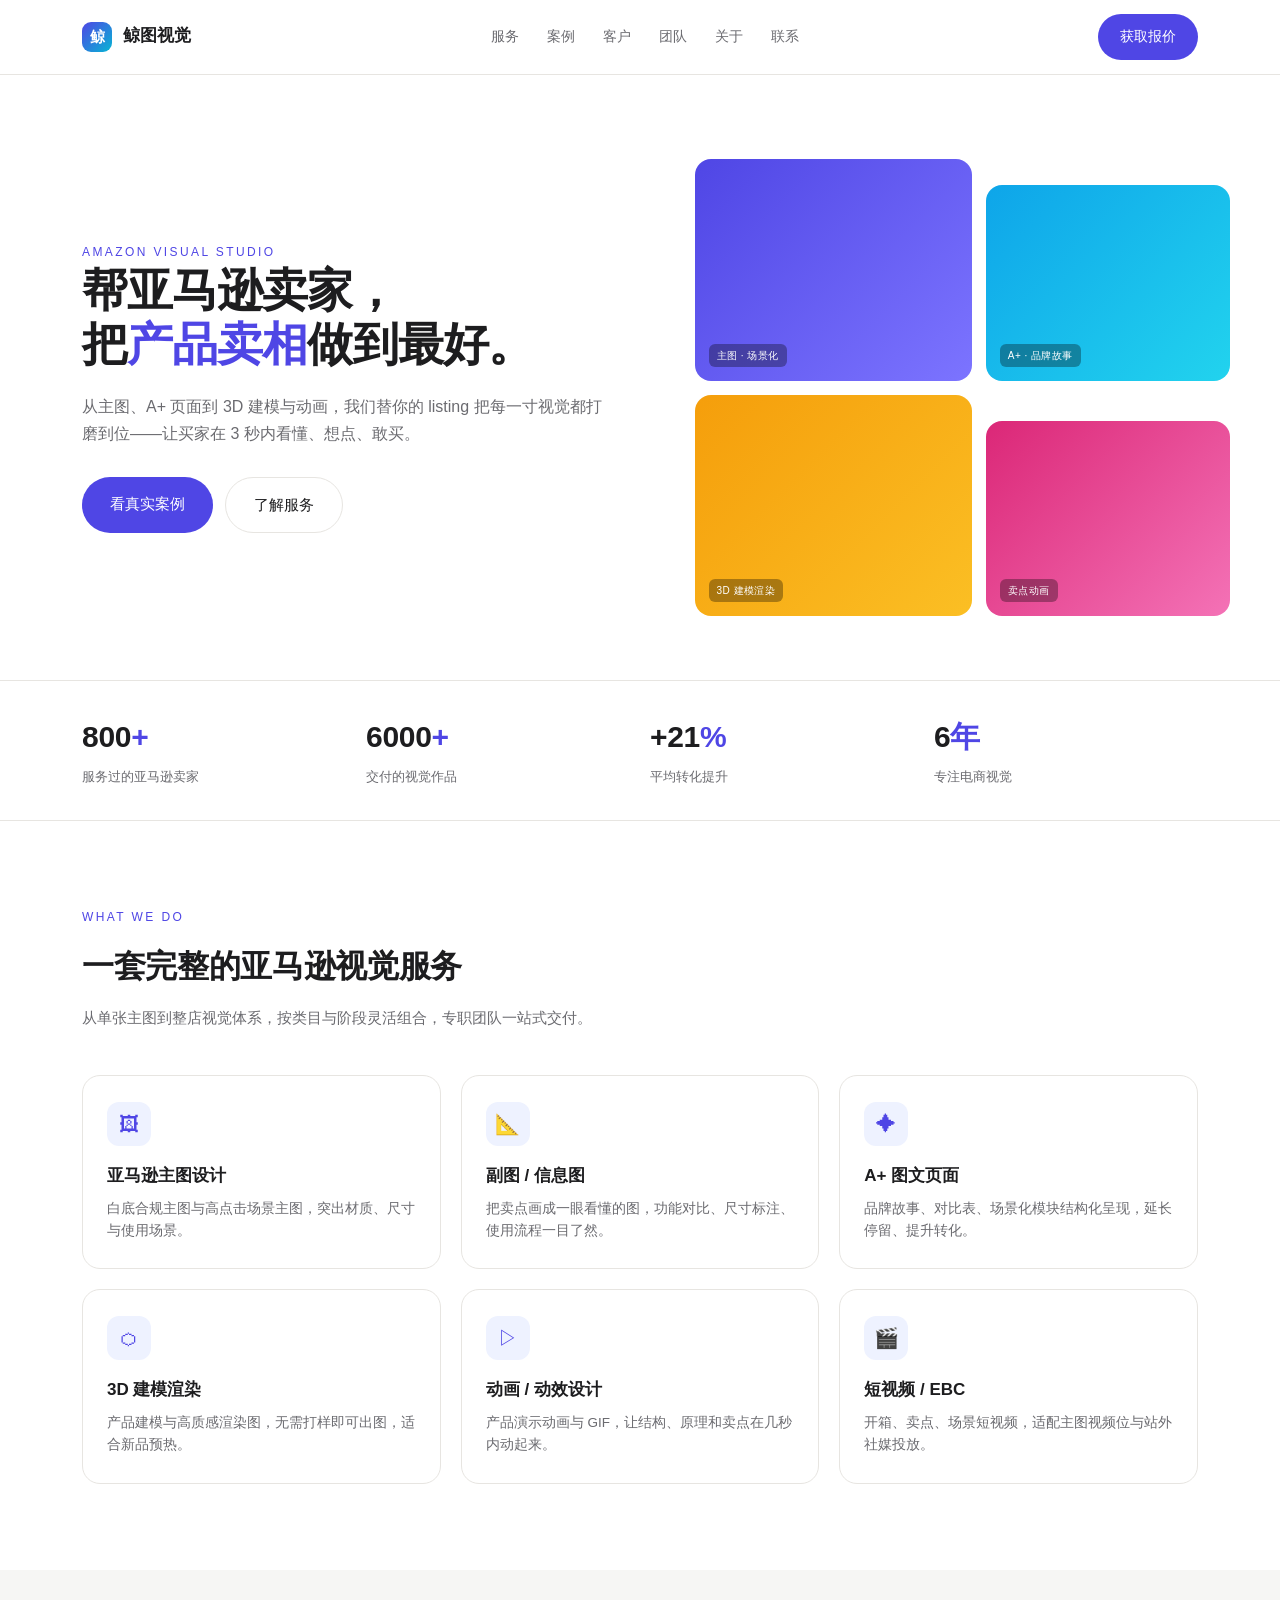
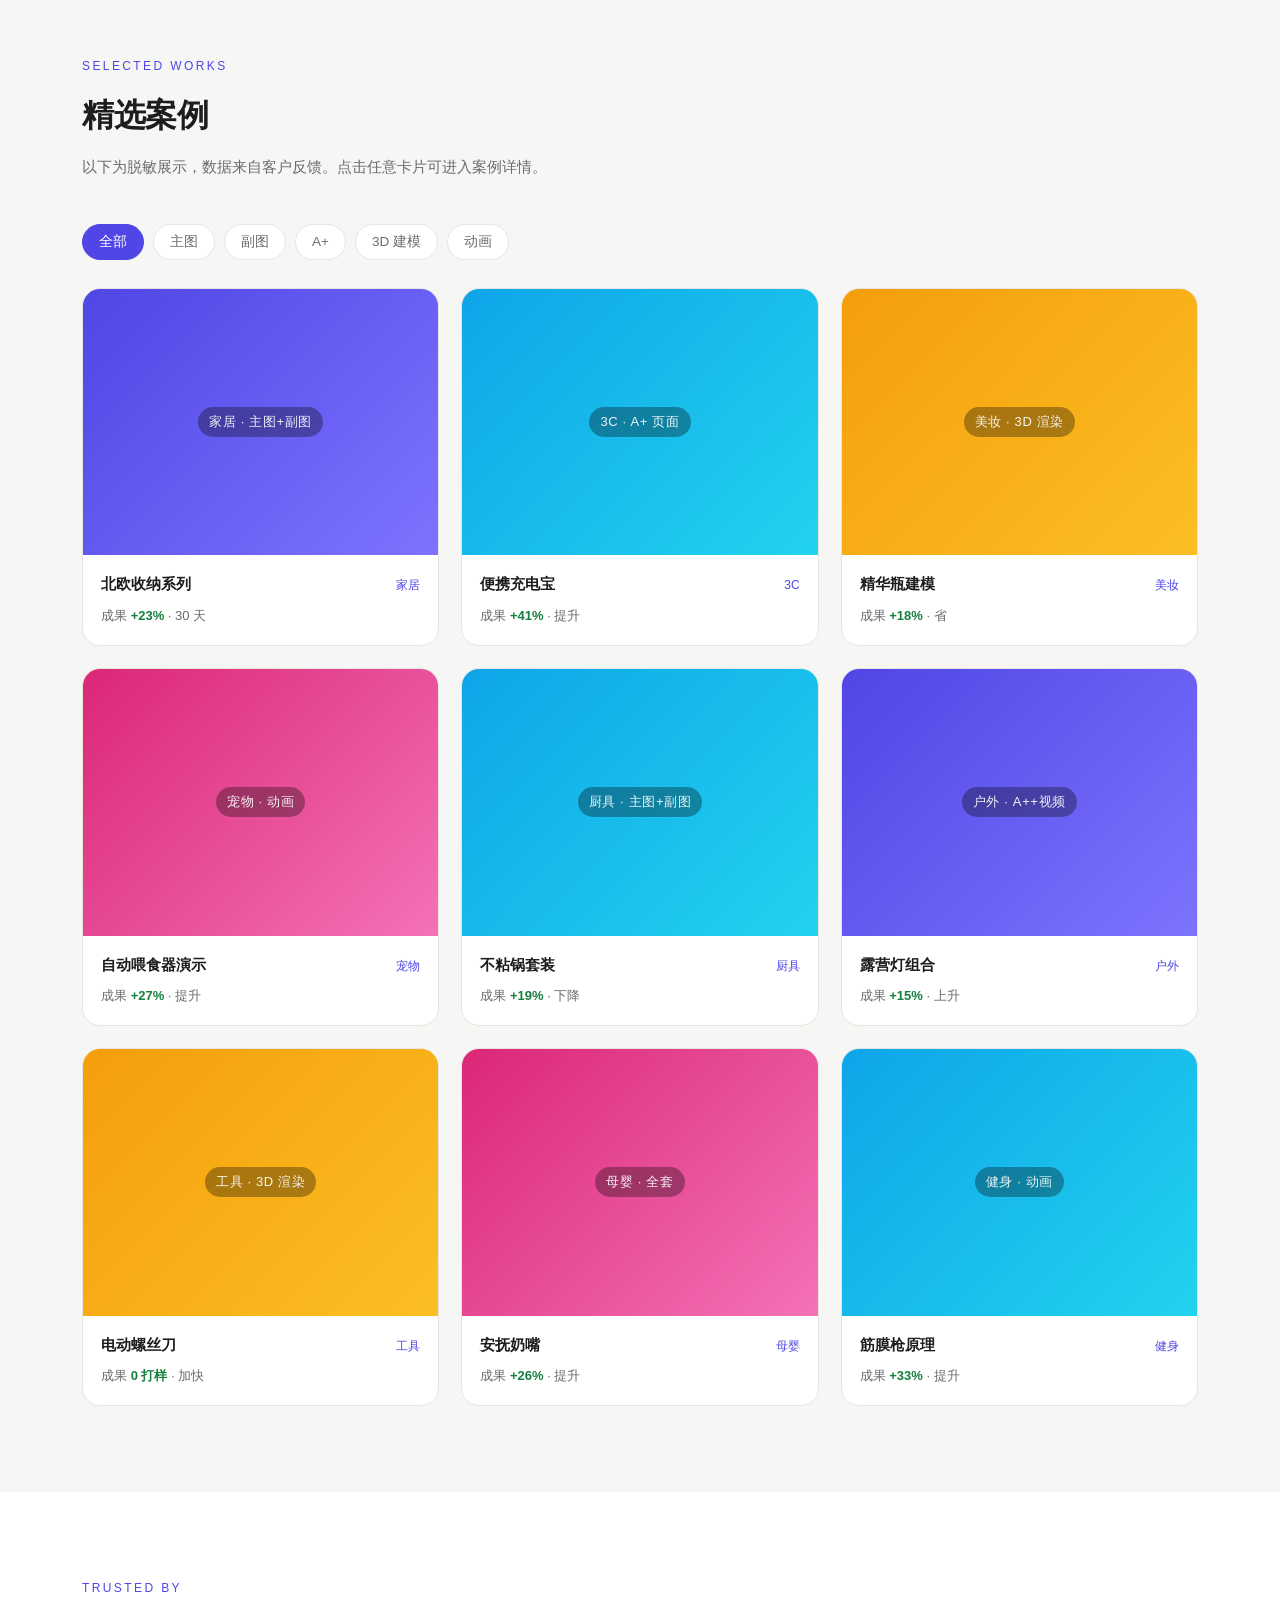
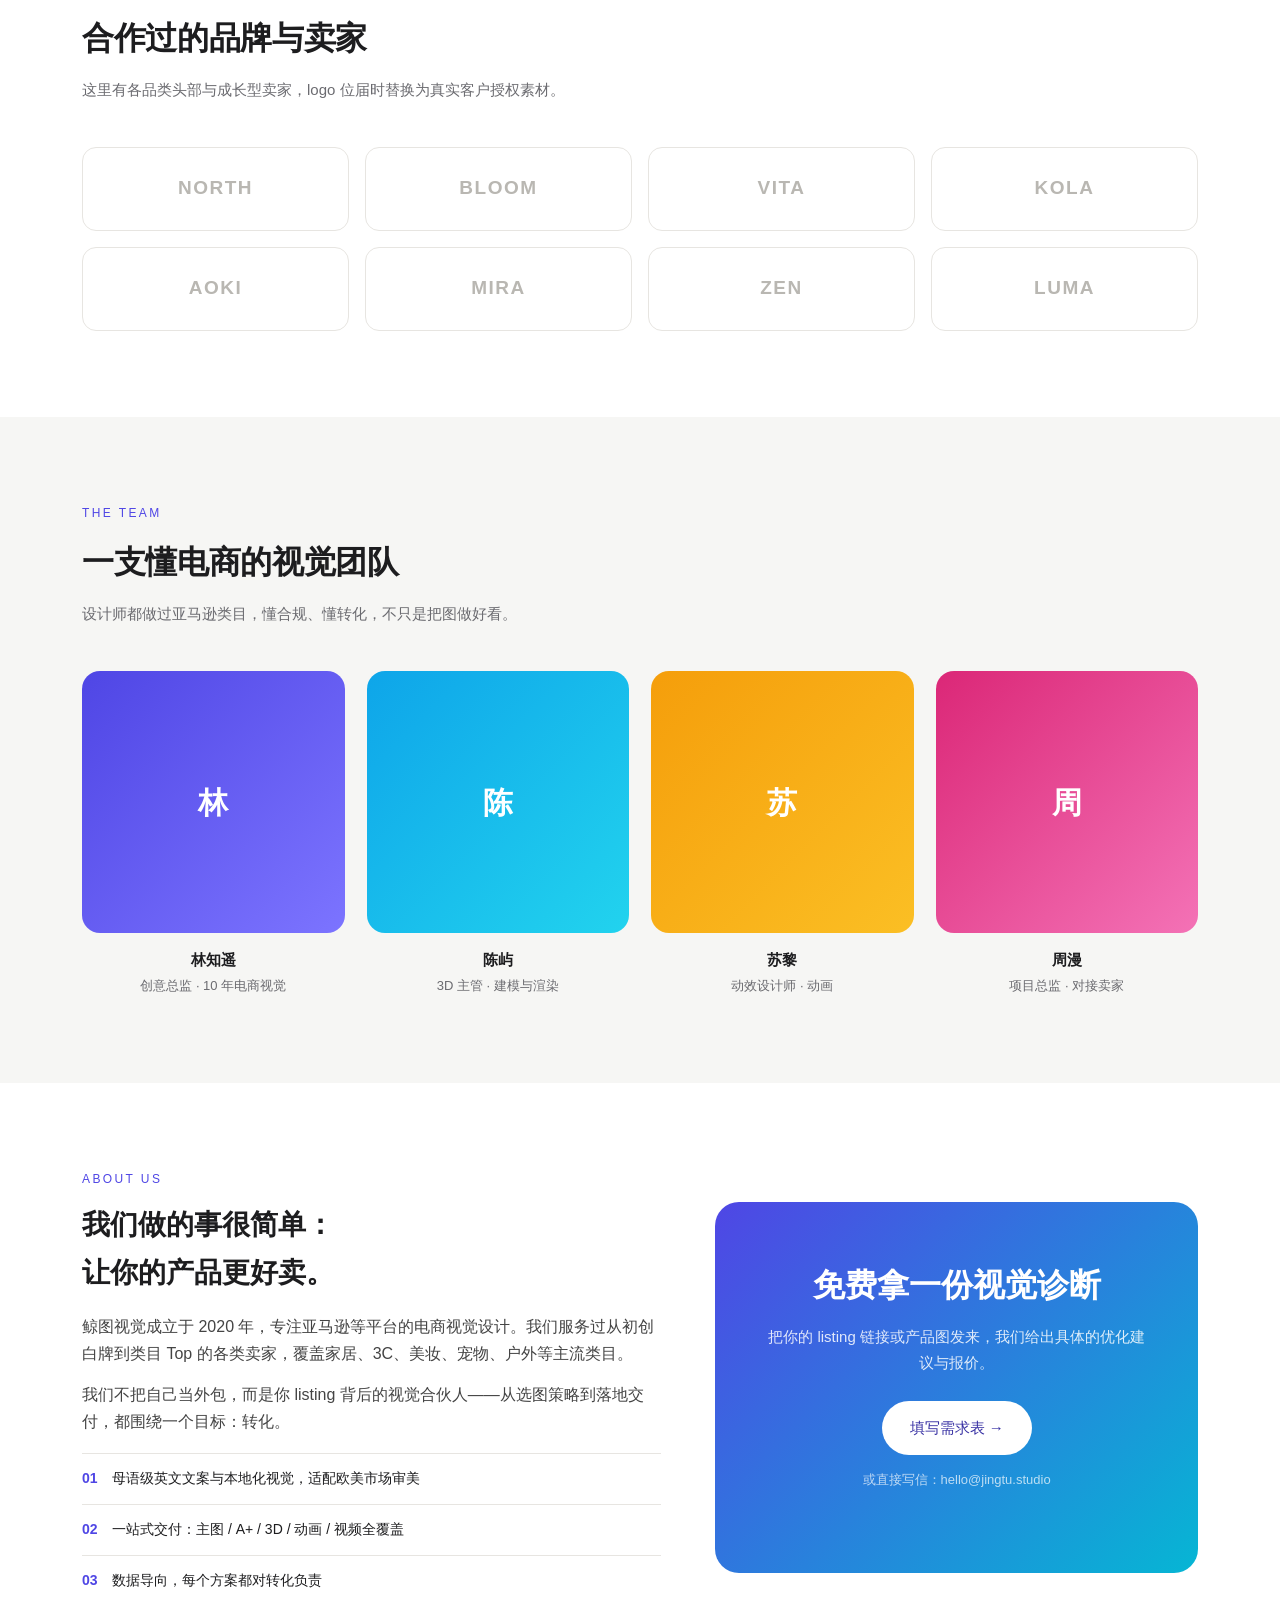
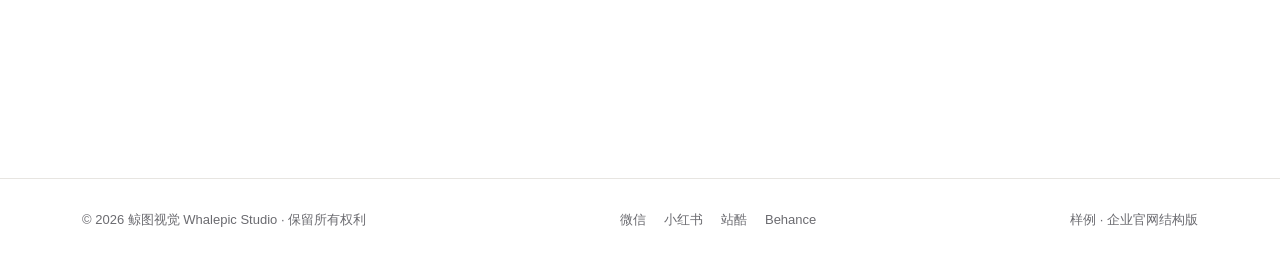
<file: index.html>
<!DOCTYPE html><html lang="zh-CN"><head><meta charset="UTF-8">
<meta name="viewport" content="width=device-width, initial-scale=1.0">
<title>鲸图视觉 · 亚马逊电商视觉设计服务</title>
<link rel="stylesheet" href="style.css"></head><body>
<header class="nav"><div class="row">
  <div class="brand"><span class="mark">鲸</span>鲸图视觉</div>
  <nav class="menu"><a href="index.html#services">服务</a><a href="index.html#works">案例</a><a href="index.html#clients">客户</a><a href="index.html#team">团队</a><a href="index.html#about">关于</a><a href="contact.html">联系</a></nav>
  <a class="btn primary" href="contact.html">获取报价</a>
</div></header>
<section class="hero"><div class="wrap"><div class="grid">
  <div><div class="eyebrow">Amazon Visual Studio</div>
    <h1>帮亚马逊卖家，<br>把<span class="hl">产品卖相</span>做到最好。</h1>
    <p class="lead">从主图、A+ 页面到 3D 建模与动画，我们替你的 listing 把每一寸视觉都打磨到位——让买家在 3 秒内看懂、想点、敢买。</p>
    <div class="cta"><a class="btn primary lg" href="#works">看真实案例</a><a class="btn ghost lg" href="#services">了解服务</a></div>
  </div>
  <div class="collage">
    <div class="t c1"><small>主图 · 场景化</small></div><div class="t c2 b"><small>A+ · 品牌故事</small></div>
    <div class="t c3"><small>3D 建模渲染</small></div><div class="t c4 b"><small>卖点动画</small></div>
  </div>
</div></div></section>
<div class="stats"><div class="row">
  <div class="s"><b>800<span>+</span></b><span class="lbl">服务过的亚马逊卖家</span></div>
  <div class="s"><b>6000<span>+</span></b><span class="lbl">交付的视觉作品</span></div>
  <div class="s"><b>+21<span>%</span></b><span class="lbl">平均转化提升</span></div>
  <div class="s"><b>6<span>年</span></b><span class="lbl">专注电商视觉</span></div>
</div></div>
<section class="block" id="services"><div class="wrap"><div class="sec-head">
  <div class="eyebrow">What we do</div><h2>一套完整的亚马逊视觉服务</h2>
  <p>从单张主图到整店视觉体系，按类目与阶段灵活组合，专职团队一站式交付。</p></div>
  <div class="svc">
    <div class="card"><div class="ico">🖼</div><h3>亚马逊主图设计</h3><p>白底合规主图与高点击场景主图，突出材质、尺寸与使用场景。</p></div>
    <div class="card"><div class="ico">📐</div><h3>副图 / 信息图</h3><p>把卖点画成一眼看懂的图，功能对比、尺寸标注、使用流程一目了然。</p></div>
    <div class="card"><div class="ico">✦</div><h3>A+ 图文页面</h3><p>品牌故事、对比表、场景化模块结构化呈现，延长停留、提升转化。</p></div>
    <div class="card"><div class="ico">⬡</div><h3>3D 建模渲染</h3><p>产品建模与高质感渲染图，无需打样即可出图，适合新品预热。</p></div>
    <div class="card"><div class="ico">▷</div><h3>动画 / 动效设计</h3><p>产品演示动画与 GIF，让结构、原理和卖点在几秒内动起来。</p></div>
    <div class="card"><div class="ico">🎬</div><h3>短视频 / EBC</h3><p>开箱、卖点、场景短视频，适配主图视频位与站外社媒投放。</p></div>
  </div></div></section>
<section class="block soft" id="works"><div class="wrap"><div class="sec-head">
  <div class="eyebrow">Selected works</div><h2>精选案例</h2>
  <p>以下为脱敏展示，数据来自客户反馈。点击任意卡片可进入案例详情。</p></div>
  <div class="filters">
    <button class="on" data-f="all">全部</button><button data-f="main">主图</button><button data-f="info">副图</button>
    <button data-f="aplus">A+</button><button data-f="model">3D 建模</button><button data-f="anim">动画</button>
  </div>
  <div class="works" id="workGrid"><a class="work" href="works/case-01.html" data-c="main info"><div class="ph c1"><span class="tag">家居 · 主图+副图</span></div><div class="meta"><div class="top"><h3>北欧收纳系列</h3><span class="cat">家居</span></div><div class="res">成果 <b>+23%</b> · 30 天</div></div></a>
<a class="work" href="works/case-02.html" data-c="aplus"><div class="ph c2"><span class="tag">3C · A+ 页面</span></div><div class="meta"><div class="top"><h3>便携充电宝</h3><span class="cat">3C</span></div><div class="res">成果 <b>+41%</b> · 提升</div></div></a>
<a class="work" href="works/case-03.html" data-c="model"><div class="ph c3"><span class="tag">美妆 · 3D 渲染</span></div><div class="meta"><div class="top"><h3>精华瓶建模</h3><span class="cat">美妆</span></div><div class="res">成果 <b>+18%</b> · 省</div></div></a>
<a class="work" href="works/case-04.html" data-c="anim"><div class="ph c4"><span class="tag">宠物 · 动画</span></div><div class="meta"><div class="top"><h3>自动喂食器演示</h3><span class="cat">宠物</span></div><div class="res">成果 <b>+27%</b> · 提升</div></div></a>
<a class="work" href="works/case-05.html" data-c="main info"><div class="ph c2"><span class="tag">厨具 · 主图+副图</span></div><div class="meta"><div class="top"><h3>不粘锅套装</h3><span class="cat">厨具</span></div><div class="res">成果 <b>+19%</b> · 下降</div></div></a>
<a class="work" href="works/case-06.html" data-c="aplus anim"><div class="ph c1"><span class="tag">户外 · A++视频</span></div><div class="meta"><div class="top"><h3>露营灯组合</h3><span class="cat">户外</span></div><div class="res">成果 <b>+15%</b> · 上升</div></div></a>
<a class="work" href="works/case-07.html" data-c="model"><div class="ph c3"><span class="tag">工具 · 3D 渲染</span></div><div class="meta"><div class="top"><h3>电动螺丝刀</h3><span class="cat">工具</span></div><div class="res">成果 <b>0 打样</b> · 加快</div></div></a>
<a class="work" href="works/case-08.html" data-c="main info aplus"><div class="ph c4"><span class="tag">母婴 · 全套</span></div><div class="meta"><div class="top"><h3>安抚奶嘴</h3><span class="cat">母婴</span></div><div class="res">成果 <b>+26%</b> · 提升</div></div></a>
<a class="work" href="works/case-09.html" data-c="anim"><div class="ph c2"><span class="tag">健身 · 动画</span></div><div class="meta"><div class="top"><h3>筋膜枪原理</h3><span class="cat">健身</span></div><div class="res">成果 <b>+33%</b> · 提升</div></div></a></div>
</div></section>
<section class="block" id="clients"><div class="wrap"><div class="sec-head">
  <div class="eyebrow">Trusted by</div><h2>合作过的品牌与卖家</h2>
  <p>这里有各品类头部与成长型卖家，logo 位届时替换为真实客户授权素材。</p></div>
  <div class="logos">
    <div class="l">NORTH</div><div class="l">BLOOM</div><div class="l">VITA</div><div class="l">KOLA</div>
    <div class="l">AOKI</div><div class="l">MIRA</div><div class="l">ZEN</div><div class="l">LUMA</div>
  </div></div></section>
<section class="block soft" id="team"><div class="wrap"><div class="sec-head">
  <div class="eyebrow">The team</div><h2>一支懂电商的视觉团队</h2>
  <p>设计师都做过亚马逊类目，懂合规、懂转化，不只是把图做好看。</p></div>
  <div class="team">
    <div class="member"><div class="av m1">林</div><h3>林知遥</h3><span>创意总监 · 10 年电商视觉</span></div>
    <div class="member"><div class="av m2">陈</div><h3>陈屿</h3><span>3D 主管 · 建模与渲染</span></div>
    <div class="member"><div class="av m3">苏</div><h3>苏黎</h3><span>动效设计师 · 动画</span></div>
    <div class="member"><div class="av m4">周</div><h3>周漫</h3><span>项目总监 · 对接卖家</span></div>
  </div></div></section>
<section class="block" id="about"><div class="wrap"><div class="about">
  <div><div class="eyebrow">About us</div>
    <h2 style="font-size:28px;font-weight:600;margin:12px 0 16px;">我们做的事很简单：<br>让你的产品更好卖。</h2>
    <p>鲸图视觉成立于 2020 年，专注亚马逊等平台的电商视觉设计。我们服务过从初创白牌到类目 Top 的各类卖家，覆盖家居、3C、美妆、宠物、户外等主流类目。</p>
    <p>我们不把自己当外包，而是你 listing 背后的视觉合伙人——从选图策略到落地交付，都围绕一个目标：转化。</p>
    <ul><li><span class="k">01</span><span>母语级英文文案与本地化视觉，适配欧美市场审美</span></li>
    <li><span class="k">02</span><span>一站式交付：主图 / A+ / 3D / 动画 / 视频全覆盖</span></li>
    <li><span class="k">03</span><span>数据导向，每个方案都对转化负责</span></li></ul>
  </div>
  <div class="cta-band" id="contact"><h2>免费拿一份视觉诊断</h2>
    <p>把你的 listing 链接或产品图发来，我们给出具体的优化建议与报价。</p>
    <a class="btn white lg" href="contact.html">填写需求表 →</a>
    <p style="font-size:13px;opacity:.82;margin-top:14px;">或直接写信：hello@jingtu.studio</p></div>
</div></div></section>
<footer><div class="row">
  <span>© 2026 鲸图视觉 Whalepic Studio · 保留所有权利</span>
  <div class="socials"><a href="#">微信</a><a href="#">小红书</a><a href="#">站酷</a><a href="#">Behance</a></div>
  <span>样例 · 企业官网结构版</span>
</div></footer>
<script>
document.querySelectorAll('.filters button').forEach(function(b){b.addEventListener('click',function(){
  document.querySelectorAll('.filters button').forEach(function(x){x.classList.remove('on');});
  b.classList.add('on');var f=b.dataset.f;
  document.querySelectorAll('#workGrid .work').forEach(function(w){w.style.display=(f==='all'||w.dataset.c.indexOf(f)>-1)?'':'none';});
});});
</script>
</body></html>
</file>
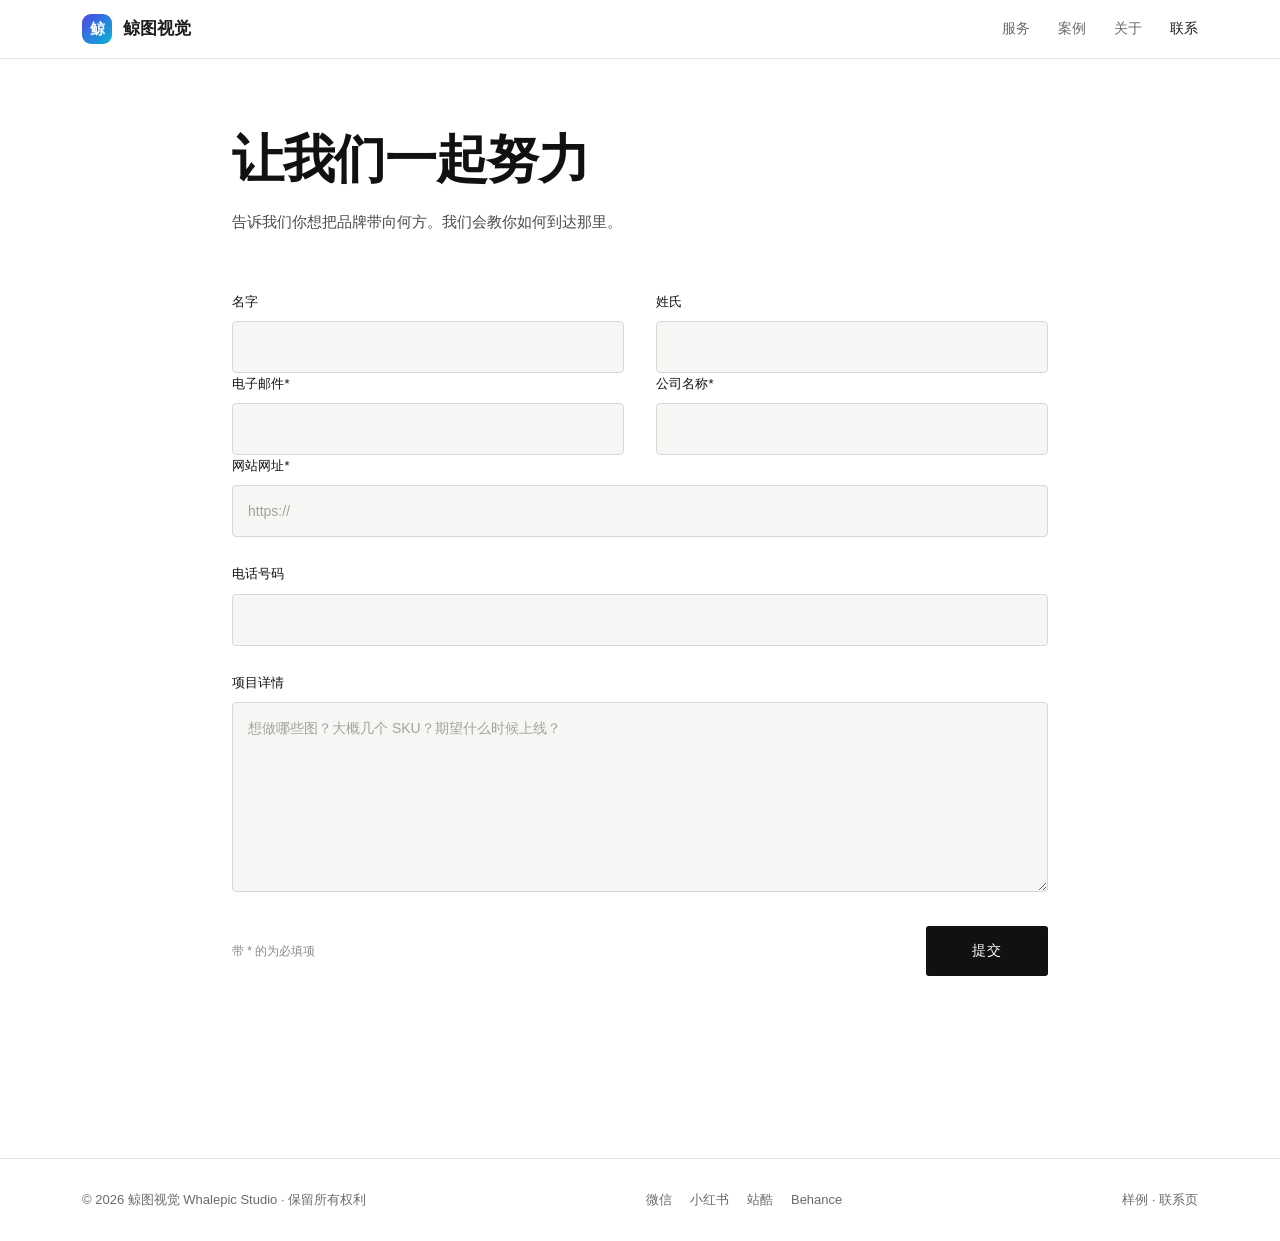
<file: contact.html>
<!DOCTYPE html>
<html lang="zh-CN">
<head>
<meta charset="utf-8">
<meta name="viewport" content="width=device-width,initial-scale=1">
<title>让我们一起努力 · 鲸图视觉</title>
<meta name="description" content="告诉我们你想把品牌带向何方。我们会教你如何到达那里。">
<link rel="stylesheet" href="style.css">
<style>
.contact-page{padding:72px 0 96px}
.contact-page .inner{max-width:880px;margin:0 auto;padding:0 32px}
.contact-page h1{font-size:52px;line-height:1.1;font-weight:600;letter-spacing:-.02em;color:#111}
.contact-page .sub{margin-top:20px;font-size:15px;color:#4a4a4f;line-height:1.8;max-width:620px}
form.cf{margin-top:56px}
.cf .row{display:grid;grid-template-columns:1fr 1fr;gap:26px 32px}
.cf .field{margin-bottom:26px}
.cf .field.half{margin-bottom:0}
.cf label{display:block;font-size:13px;font-weight:500;color:#111;margin-bottom:8px;letter-spacing:.01em}
.cf label .req{color:#111}
.cf input,.cf textarea{width:100%;background:#f6f6f5;border:1px solid #d8d8d4;border-radius:4px;padding:14px 15px;font-family:var(--sans);font-size:14px;color:#111;transition:border-color .18s,background .18s;outline:none}
.cf input{height:52px}
.cf textarea{min-height:190px;resize:vertical;line-height:1.7;padding-top:14px}
.cf input::placeholder,.cf textarea::placeholder{color:#a3a39d}
.cf input:focus,.cf textarea:focus{background:#fff;border-color:#111}
.cf .err{display:none;font-size:12px;color:#b91c1c;margin-top:7px}
.cf .field.bad input,.cf .field.bad textarea{border-color:#b91c1c;background:#fdf6f6}
.cf .field.bad .err{display:block}
.cf .actions{display:flex;justify-content:flex-end;align-items:center;gap:16px;margin-top:6px}
.cf .hint{font-size:12px;color:#8a8a85;margin-right:auto}
.cf button.submit{background:#111;color:#fff;border:0;border-radius:3px;padding:16px 46px;font-family:var(--sans);font-size:14px;font-weight:500;letter-spacing:.06em;cursor:pointer;transition:.2s}
.cf button.submit:hover{background:#333}
.cf button.submit:disabled{background:#8a8a85;cursor:wait}
.ok-panel{display:none;border:1px solid #d8d8d4;background:#fafaf8;border-radius:6px;padding:44px 40px;margin-top:56px;text-align:center}
.ok-panel .tick{width:44px;height:44px;border-radius:50%;background:#111;color:#fff;display:flex;align-items:center;justify-content:center;margin:0 auto 18px;font-size:20px}
.ok-panel h2{font-size:22px;font-weight:600;color:#111}
.ok-panel p{font-size:14px;color:#5f5f5a;margin-top:10px;line-height:1.8}
.ok-panel a{display:inline-block;margin-top:22px;font-size:13px;border-bottom:1px solid #111;padding-bottom:2px}
.fb-panel{display:none;border:1px solid #e7d9b8;background:#fdf9ef;border-radius:6px;padding:22px 24px;margin-top:24px;font-size:13px;color:#4a431f;line-height:1.8}
.fb-panel b{font-weight:500}
.fb-panel code{display:block;white-space:pre-wrap;word-break:break-all;background:#fff;border:1px solid #e7d9b8;border-radius:4px;padding:12px;margin-top:10px;font-size:12px;max-height:200px;overflow:auto;font-family:ui-monospace,Menlo,Consolas,monospace}
.copy-btn{margin-top:12px;background:#111;color:#fff;border:0;border-radius:3px;padding:10px 20px;font-family:var(--sans);font-size:12px;letter-spacing:.04em;cursor:pointer;transition:.2s}
.copy-btn:hover{background:#333}
.copy-btn.done{background:#15803d}
@media(max-width:760px){
  .contact-page{padding:44px 0 64px}
  .contact-page h1{font-size:34px}
  .contact-page .inner{padding:0 20px}
  .cf .row{grid-template-columns:1fr;gap:0}
  .cf .field.half{margin-bottom:26px}
  .cf .actions{flex-direction:column-reverse;align-items:stretch;gap:14px}
  .cf .hint{margin:0;text-align:center}
  .cf button.submit{width:100%;padding:16px}
}
</style>
</head>
<body>

<header class="nav">
  <div class="row">
    <a class="brand" href="index.html"><span class="mark">鲸</span>鲸图视觉</a>
    <nav class="menu">
      <a href="index.html#services">服务</a>
      <a href="index.html#works">案例</a>
      <a href="index.html#about">关于</a>
      <a href="contact.html" style="color:var(--ink)">联系</a>
    </nav>
  </div>
</header>

<main class="contact-page">
  <div class="inner">
    <h1>让我们一起努力</h1>
    <p class="sub">告诉我们你想把品牌带向何方。我们会教你如何到达那里。</p>

    <form class="cf" id="cf" novalidate>
      <div class="row">
        <div class="field half">
          <label for="firstName">名字</label>
          <input type="text" id="firstName" name="firstName" autocomplete="given-name">
        </div>
        <div class="field half">
          <label for="lastName">姓氏</label>
          <input type="text" id="lastName" name="lastName" autocomplete="family-name">
        </div>
      </div>
      <div class="row">
        <div class="field half">
          <label for="email">电子邮件<span class="req">*</span></label>
          <input type="email" id="email" name="email" autocomplete="email" required>
          <div class="err">请填写有效的电子邮箱</div>
        </div>
        <div class="field half">
          <label for="company">公司名称<span class="req">*</span></label>
          <input type="text" id="company" name="company" autocomplete="organization" required>
          <div class="err">请填写公司名称</div>
        </div>
      </div>
      <div class="field">
        <label for="website">网站网址<span class="req">*</span></label>
        <input type="text" id="website" name="website" placeholder="https://" required>
        <div class="err">请填写网址，例如 amazon.com/dp/xxxx</div>
      </div>
      <div class="field">
        <label for="phone">电话号码</label>
        <input type="tel" id="phone" name="phone" autocomplete="tel">
      </div>
      <div class="field">
        <label for="details">项目详情</label>
        <textarea id="details" name="details" placeholder="想做哪些图？大概几个 SKU？期望什么时候上线？"></textarea>
      </div>

      <div class="actions">
        <span class="hint" id="hint">带 * 的为必填项</span>
        <button type="submit" class="submit" id="submitBtn">提交</button>
      </div>

      <div class="fb-panel" id="fbPanel">
        <b>已为你打开邮件客户端</b> —— 如果没反应，说明这台设备没设置邮件程序。请把下面这段内容复制后发到我们的邮箱：
        <code id="fbText"></code>
        <button type="button" class="copy-btn" id="copyBtn">复制这段内容</button>
      </div>
    </form>

    <div class="ok-panel" id="okPanel">
      <div class="tick">✓</div>
      <h2>收到了，谢谢你</h2>
      <p id="okMsg">我们会在 1 个工作日内回复你，并附上一份针对你 listing 的视觉诊断。</p>
      <a href="index.html">← 返回首页</a>
    </div>
  </div>
</main>

<footer><div class="row">
  <span>© 2026 鲸图视觉 Whalepic Studio · 保留所有权利</span>
  <div class="socials"><a href="#">微信</a><a href="#">小红书</a><a href="#">站酷</a><a href="#">Behance</a></div>
  <span>样例 · 联系页</span>
</div></footer>

<script>
/* ===================================================================
   表单提交配置 —— 只改 FORM_ACCESS_KEY 这一行
   -------------------------------------------------------------------
   默认走 Web3Forms：客户一提交，你注册邮箱立刻收到完整内容（免费 250 条/月）。
   步骤：打开 web3forms.com → 用「你想收通知的邮箱」注册 → 拿到 access key → 粘到下面。
   没填 key 时自动退回 mailto 兜底，表单照样能用，不会报错。
   =================================================================== */
var FORM_ENDPOINT = "https://api.web3forms.com/submit";
var FORM_ACCESS_KEY = "";   // ← 把你的 Web3Forms access key 粘到这里
var MAIL_TO = "hello@jingtu.studio";

(function(){
  var form = document.getElementById('cf');
  var okPanel = document.getElementById('okPanel');
  var fbPanel = document.getElementById('fbPanel');
  var fbText = document.getElementById('fbText');
  var btn = document.getElementById('submitBtn');
  var hint = document.getElementById('hint');
  var EMAIL_RE = /^[^\s@]+@[^\s@]+\.[^\s@]{2,}$/;

  function markBad(el, bad){
    el.closest('.field').classList.toggle('bad', bad);
  }

  function collect(){
    var d = {};
    ['firstName','lastName','email','company','website','phone','details'].forEach(function(k){
      d[k] = (document.getElementById(k).value || '').trim();
    });
    return d;
  }

  function validate(d){
    var bad = false;
    markBad(document.getElementById('email'), !EMAIL_RE.test(d.email));
    if(!EMAIL_RE.test(d.email)) bad = true;
    markBad(document.getElementById('company'), d.company === '');
    if(d.company === '') bad = true;
    markBad(document.getElementById('website'), d.website === '');
    if(d.website === '') bad = true;
    return !bad;
  }

  ['email','company','website'].forEach(function(k){
    var el = document.getElementById(k);
    el.addEventListener('input', function(){
      if(el.closest('.field').classList.contains('bad')){
        if(k === 'email' ? EMAIL_RE.test(el.value.trim()) : el.value.trim() !== ''){
          el.closest('.field').classList.remove('bad');
        }
      }
    });
  });

  function asText(d){
    return '名字：' + d.firstName + '\n'
         + '姓氏：' + d.lastName + '\n'
         + '电子邮件：' + d.email + '\n'
         + '公司名称：' + d.company + '\n'
         + '网站网址：' + d.website + '\n'
         + '电话号码：' + d.phone + '\n'
         + '项目详情：' + d.details;
  }

  function done(msg){
    form.style.display = 'none';
    document.getElementById('okMsg').textContent = msg || '我们会在 1 个工作日内回复你，并附上一份针对你 listing 的视觉诊断。';
    okPanel.style.display = 'block';
    okPanel.scrollIntoView({behavior:'smooth', block:'center'});
  }

  form.addEventListener('submit', function(e){
    e.preventDefault();
    var d = collect();
    if(!validate(d)){
      var firstBad = form.querySelector('.field.bad input, .field.bad textarea');
      if(firstBad) firstBad.focus();
      return;
    }
    btn.disabled = true;
    btn.textContent = '提交中…';
    hint.textContent = '正在发送，请稍候';

    if(FORM_ACCESS_KEY){
      fetch(FORM_ENDPOINT, {
        method: 'POST',
        headers: {'Content-Type':'application/json', 'Accept':'application/json'},
        body: JSON.stringify({
          access_key: FORM_ACCESS_KEY,
          subject: '官网咨询：' + (d.company || d.email),
          from_name: '鲸图视觉官网',
          name: (d.lastName + d.firstName).trim(),
          email: d.email,
          company: d.company,
          website: d.website,
          phone: d.phone,
          message: d.details
        })
      }).then(function(r){ return r.json(); }).then(function(res){
        if(res && res.success){ done(); }
        else { throw new Error('发送失败'); }
      }).catch(function(){
        btn.disabled = false;
        btn.textContent = '提交';
        hint.textContent = '发送失败，请重试或直接邮我们';
        fbText.textContent = asText(d);
        fbPanel.style.display = 'block';
      });
    } else {
      var body = asText(d);
      fbText.textContent = body;
      var url = 'mailto:' + MAIL_TO
              + '?subject=' + encodeURIComponent('官网咨询：' + (d.company || d.email))
              + '&body=' + encodeURIComponent(body);
      window.location.href = url;
      setTimeout(function(){
        btn.disabled = false;
        btn.textContent = '提交';
        hint.textContent = '带 * 的为必填项';
        fbPanel.style.display = 'block';
        fbPanel.scrollIntoView({behavior:'smooth', block:'center'});
      }, 900);
    }
  });

  var copyBtn = document.getElementById('copyBtn');
  copyBtn.addEventListener('click', function(){
    var txt = fbText.textContent;
    function ok(){
      copyBtn.textContent = '已复制';
      copyBtn.classList.add('done');
      setTimeout(function(){ copyBtn.textContent = '复制这段内容'; copyBtn.classList.remove('done'); }, 2200);
    }
    function fallback(){
      var ta = document.createElement('textarea');
      ta.value = txt;
      ta.style.position = 'fixed';
      ta.style.opacity = '0';
      document.body.appendChild(ta);
      ta.select();
      try { document.execCommand('copy'); ok(); } catch(err){}
      document.body.removeChild(ta);
    }
    if(navigator.clipboard && navigator.clipboard.writeText){
      navigator.clipboard.writeText(txt).then(ok).catch(fallback);
    } else { fallback(); }
  });
})();
</script>
</body></html>
</file>
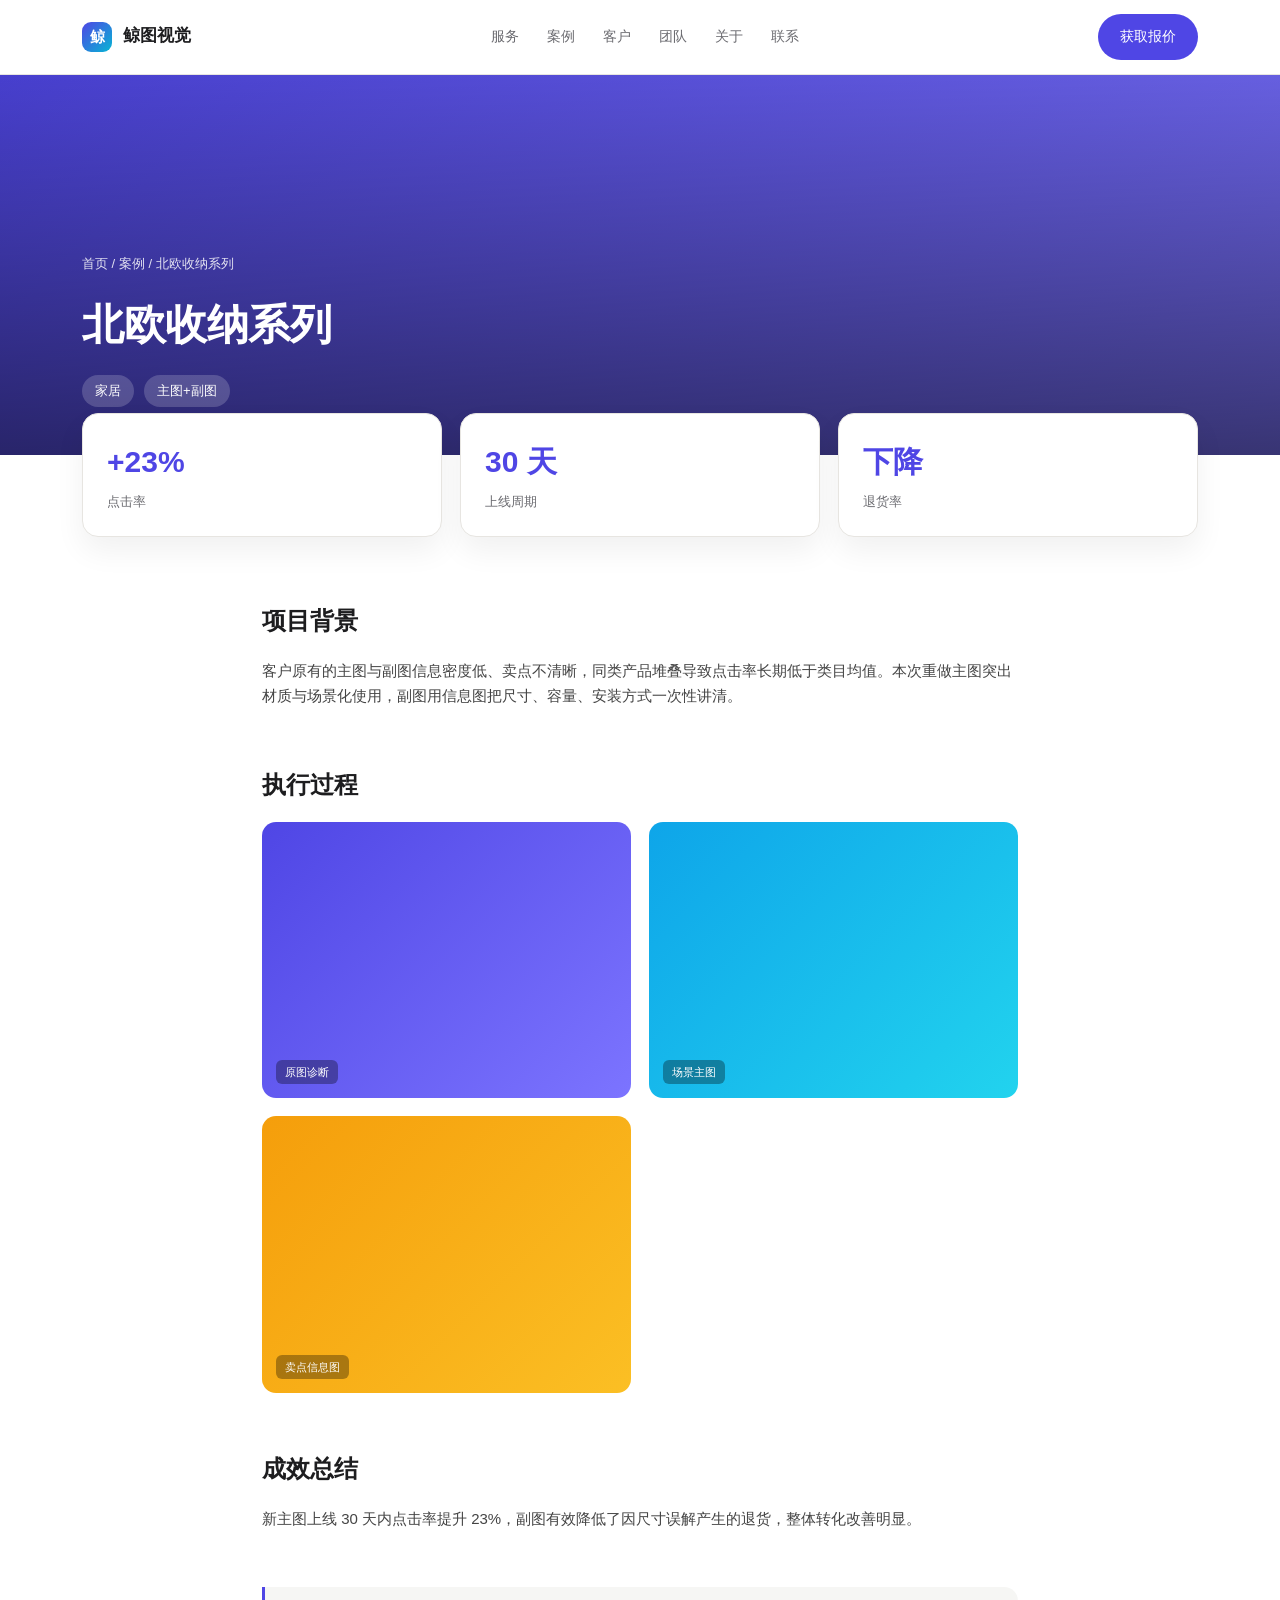
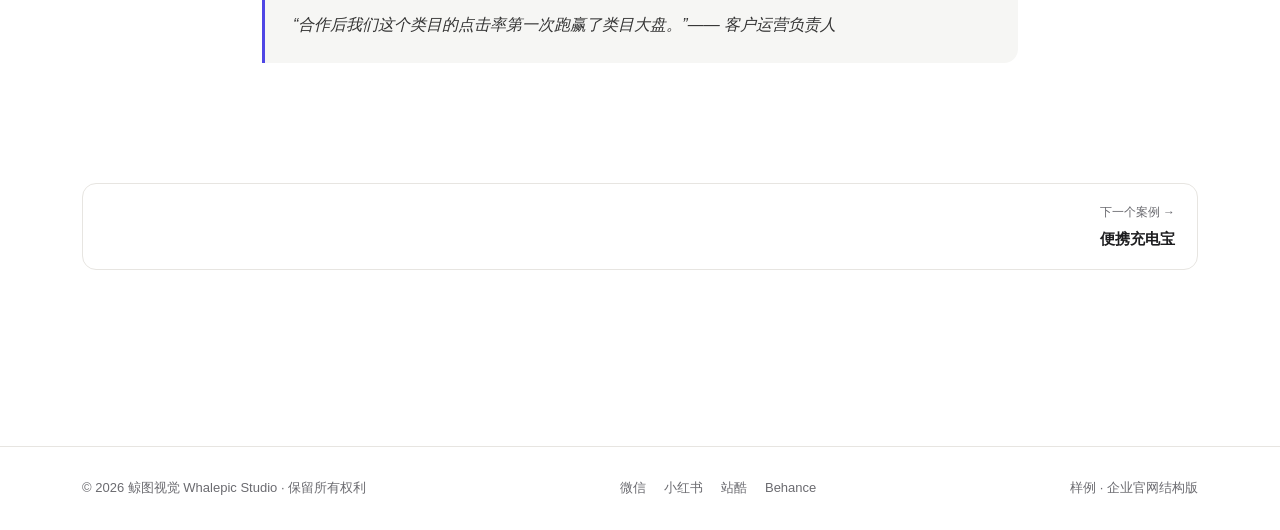
<file: works/case-01.html>
<!DOCTYPE html><html lang="zh-CN"><head><meta charset="UTF-8">
<meta name="viewport" content="width=device-width, initial-scale=1.0">
<title>北欧收纳系列 · 鲸图视觉案例</title>
<link rel="stylesheet" href="../style.css"></head><body>
<header class="nav"><div class="row">
  <div class="brand"><span class="mark">鲸</span>鲸图视觉</div>
  <nav class="menu"><a href="../index.html#services">服务</a><a href="../index.html#works">案例</a><a href="../index.html#clients">客户</a><a href="../index.html#team">团队</a><a href="../index.html#about">关于</a><a href="../contact.html">联系</a></nav>
  <a class="btn primary" href="../contact.html">获取报价</a>
</div></header>
<section class="case-hero"><div class="ph c1"></div><div class="wrap">
  <div class="crumb"><a href="../index.html">首页</a> / <a href="../index.html#works">案例</a> / 北欧收纳系列</div>
  <h1>北欧收纳系列</h1>
  <div class="tags"><span>家居</span><span>主图+副图</span></div>
</div></section>
<div class="wrap"><div class="metrics"><div class="metric"><b>+23%</b><span>点击率</span></div><div class="metric"><b>30 天</b><span>上线周期</span></div><div class="metric"><b>下降</b><span>退货率</span></div></div></div>
<div class="case-body">
  <div class="case-block"><h2>项目背景</h2><p>客户原有的主图与副图信息密度低、卖点不清晰，同类产品堆叠导致点击率长期低于类目均值。本次重做主图突出材质与场景化使用，副图用信息图把尺寸、容量、安装方式一次性讲清。</p></div>
  <div class="case-block"><h2>执行过程</h2><div class="proc"><div class="shot c1"><small>原图诊断</small></div><div class="shot c2"><small>场景主图</small></div><div class="shot c3"><small>卖点信息图</small></div></div></div>
  <div class="case-block"><h2>成效总结</h2><p>新主图上线 30 天内点击率提升 23%，副图有效降低了因尺寸误解产生的退货，整体转化改善明显。</p></div>
  <div class="quote">“合作后我们这个类目的点击率第一次跑赢了类目大盘。”—— 客户运营负责人</div>
</div>
<div class="case-nav"><a class="next" href="case-02.html"><div class="lbl">下一个案例 →</div><div class="ttl">便携充电宝</div></a></div>
<footer><div class="row">
  <span>© 2026 鲸图视觉 Whalepic Studio · 保留所有权利</span>
  <div class="socials"><a href="#">微信</a><a href="#">小红书</a><a href="#">站酷</a><a href="#">Behance</a></div>
  <span>样例 · 企业官网结构版</span>
</div></footer>
</body></html>
</file>
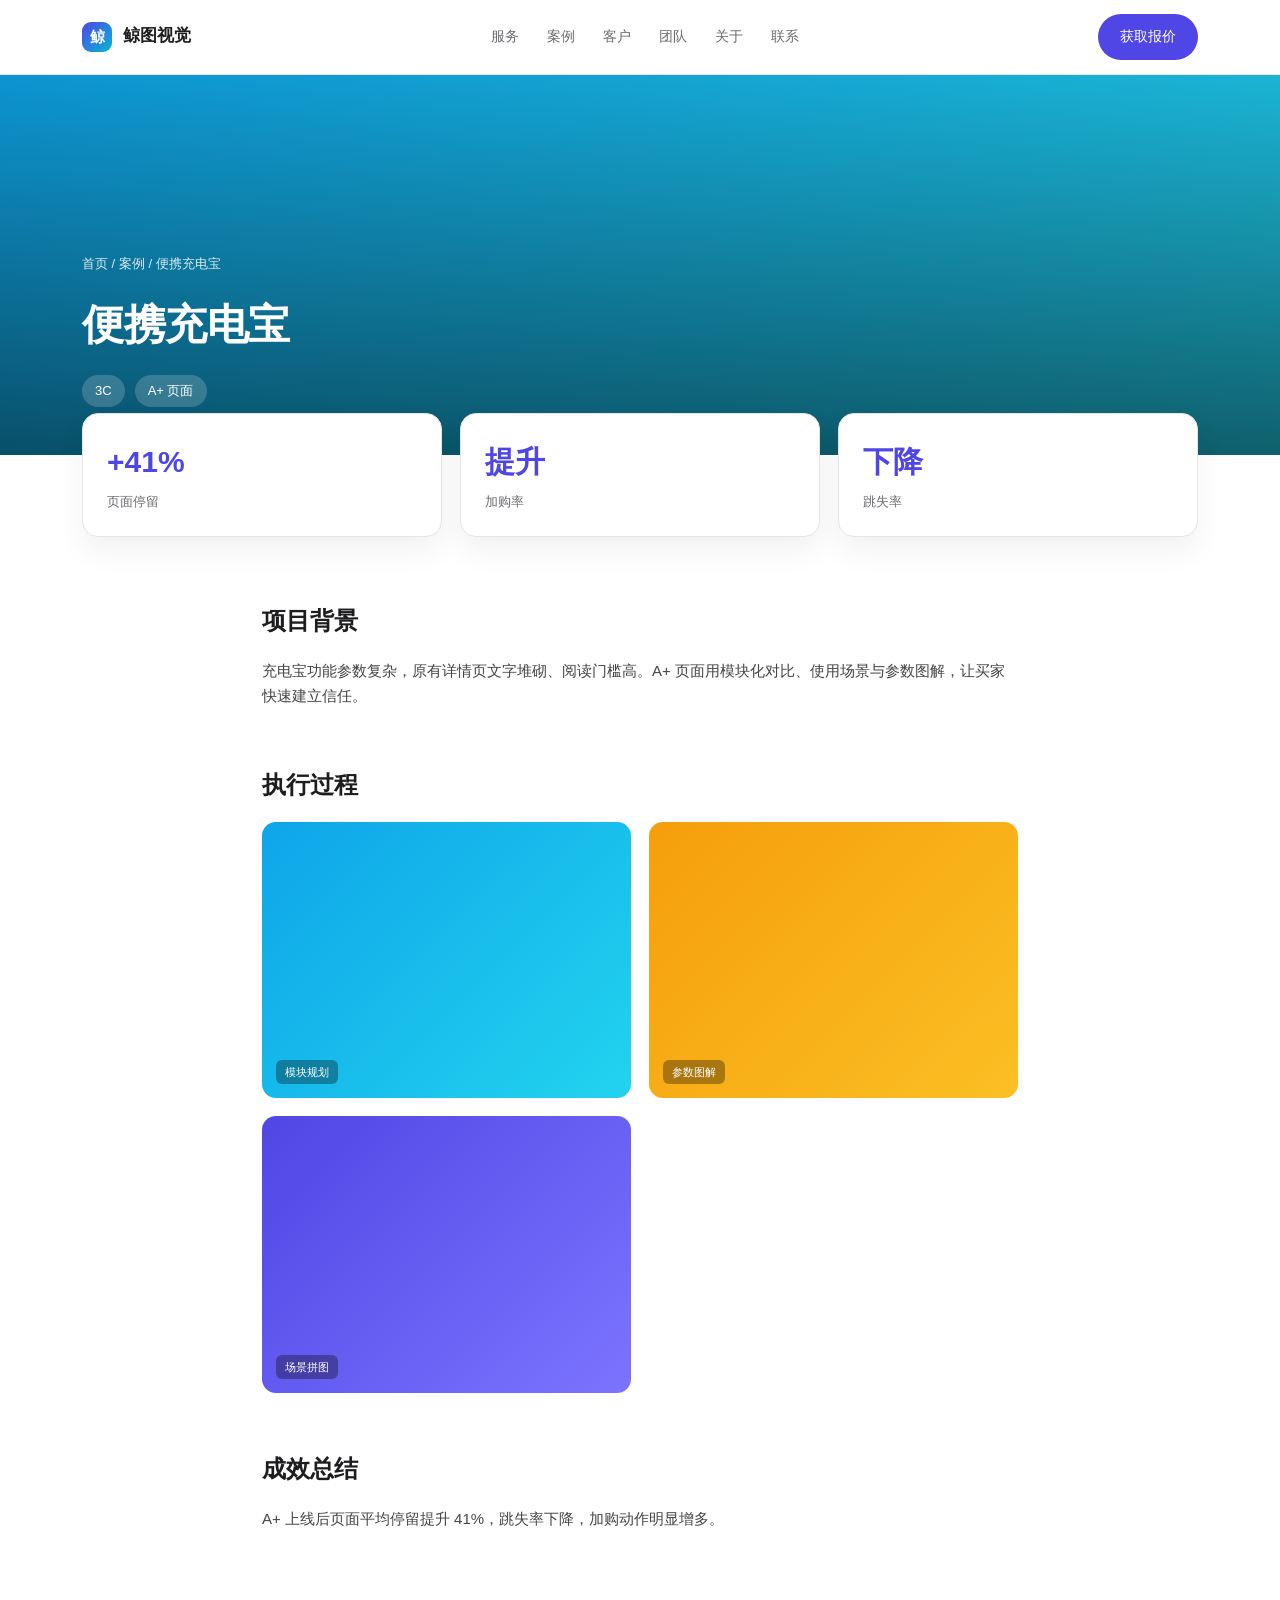
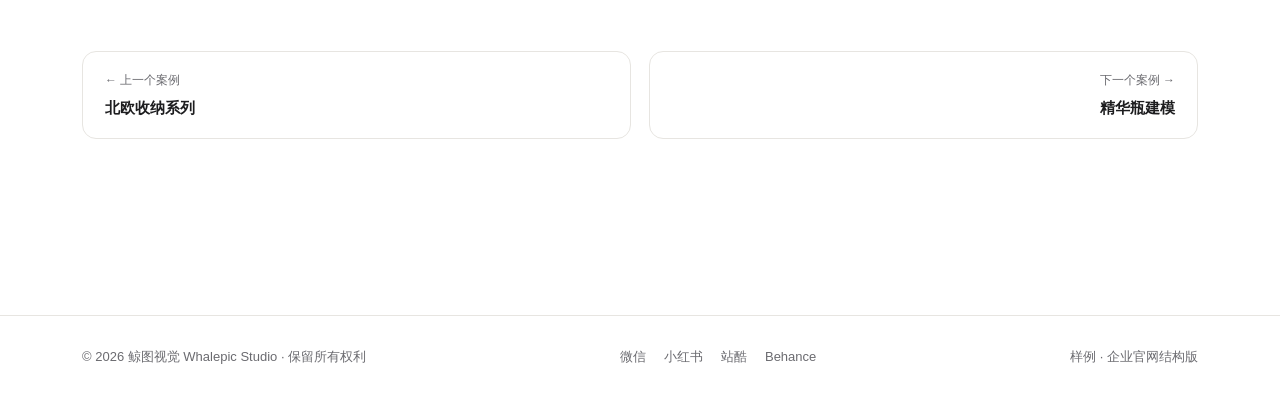
<file: works/case-02.html>
<!DOCTYPE html><html lang="zh-CN"><head><meta charset="UTF-8">
<meta name="viewport" content="width=device-width, initial-scale=1.0">
<title>便携充电宝 · 鲸图视觉案例</title>
<link rel="stylesheet" href="../style.css"></head><body>
<header class="nav"><div class="row">
  <div class="brand"><span class="mark">鲸</span>鲸图视觉</div>
  <nav class="menu"><a href="../index.html#services">服务</a><a href="../index.html#works">案例</a><a href="../index.html#clients">客户</a><a href="../index.html#team">团队</a><a href="../index.html#about">关于</a><a href="../contact.html">联系</a></nav>
  <a class="btn primary" href="../contact.html">获取报价</a>
</div></header>
<section class="case-hero"><div class="ph c2"></div><div class="wrap">
  <div class="crumb"><a href="../index.html">首页</a> / <a href="../index.html#works">案例</a> / 便携充电宝</div>
  <h1>便携充电宝</h1>
  <div class="tags"><span>3C</span><span>A+ 页面</span></div>
</div></section>
<div class="wrap"><div class="metrics"><div class="metric"><b>+41%</b><span>页面停留</span></div><div class="metric"><b>提升</b><span>加购率</span></div><div class="metric"><b>下降</b><span>跳失率</span></div></div></div>
<div class="case-body">
  <div class="case-block"><h2>项目背景</h2><p>充电宝功能参数复杂，原有详情页文字堆砌、阅读门槛高。A+ 页面用模块化对比、使用场景与参数图解，让买家快速建立信任。</p></div>
  <div class="case-block"><h2>执行过程</h2><div class="proc"><div class="shot c2"><small>模块规划</small></div><div class="shot c3"><small>参数图解</small></div><div class="shot c1"><small>场景拼图</small></div></div></div>
  <div class="case-block"><h2>成效总结</h2><p>A+ 上线后页面平均停留提升 41%，跳失率下降，加购动作明显增多。</p></div>
  
</div>
<div class="case-nav"><a class="prev" href="case-01.html"><div class="lbl">← 上一个案例</div><div class="ttl">北欧收纳系列</div></a><a class="next" href="case-03.html"><div class="lbl">下一个案例 →</div><div class="ttl">精华瓶建模</div></a></div>
<footer><div class="row">
  <span>© 2026 鲸图视觉 Whalepic Studio · 保留所有权利</span>
  <div class="socials"><a href="#">微信</a><a href="#">小红书</a><a href="#">站酷</a><a href="#">Behance</a></div>
  <span>样例 · 企业官网结构版</span>
</div></footer>
</body></html>
</file>
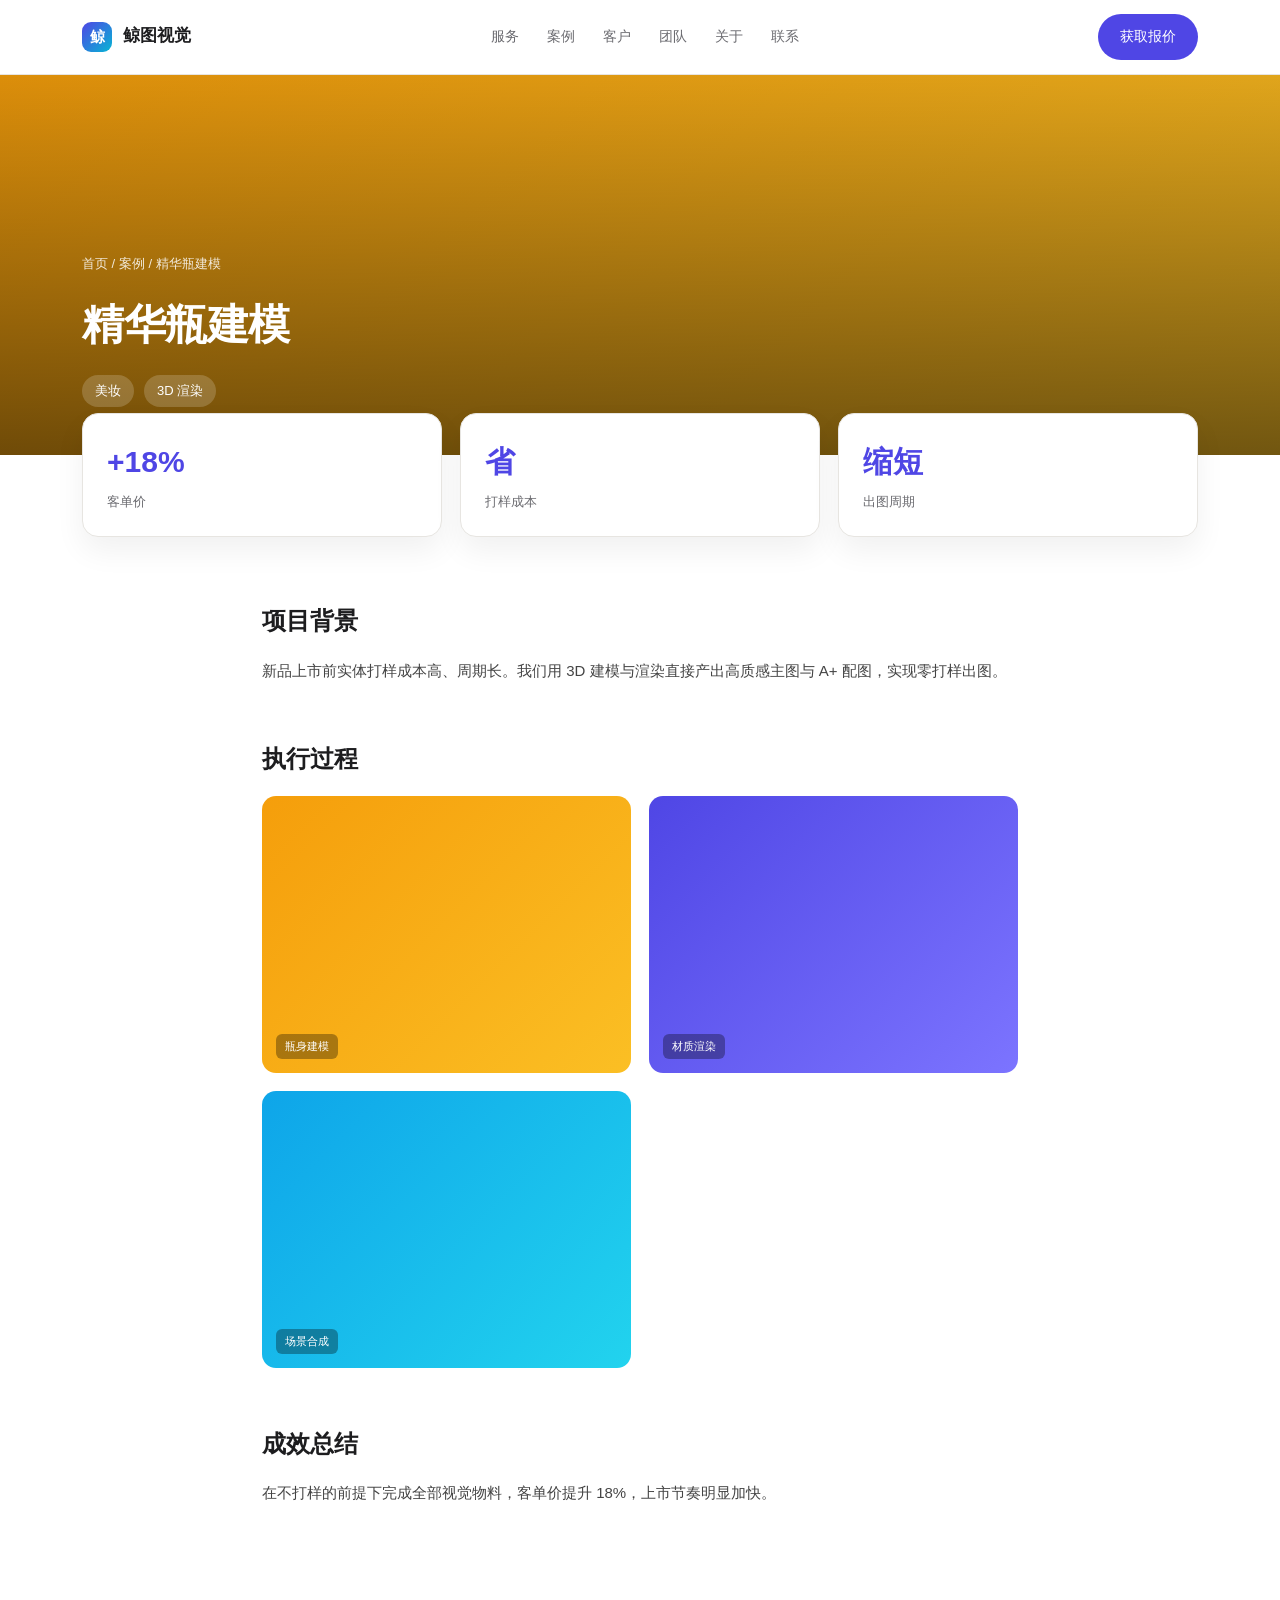
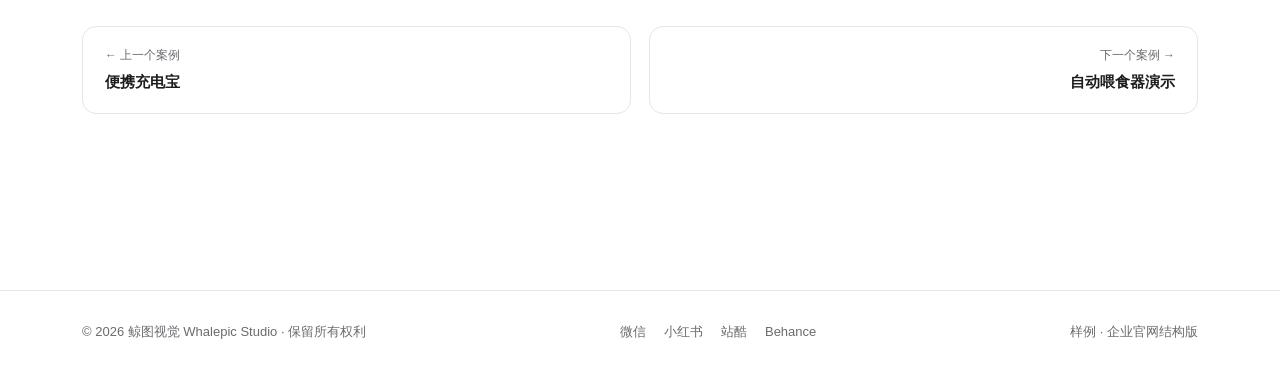
<file: works/case-03.html>
<!DOCTYPE html><html lang="zh-CN"><head><meta charset="UTF-8">
<meta name="viewport" content="width=device-width, initial-scale=1.0">
<title>精华瓶建模 · 鲸图视觉案例</title>
<link rel="stylesheet" href="../style.css"></head><body>
<header class="nav"><div class="row">
  <div class="brand"><span class="mark">鲸</span>鲸图视觉</div>
  <nav class="menu"><a href="../index.html#services">服务</a><a href="../index.html#works">案例</a><a href="../index.html#clients">客户</a><a href="../index.html#team">团队</a><a href="../index.html#about">关于</a><a href="../contact.html">联系</a></nav>
  <a class="btn primary" href="../contact.html">获取报价</a>
</div></header>
<section class="case-hero"><div class="ph c3"></div><div class="wrap">
  <div class="crumb"><a href="../index.html">首页</a> / <a href="../index.html#works">案例</a> / 精华瓶建模</div>
  <h1>精华瓶建模</h1>
  <div class="tags"><span>美妆</span><span>3D 渲染</span></div>
</div></section>
<div class="wrap"><div class="metrics"><div class="metric"><b>+18%</b><span>客单价</span></div><div class="metric"><b>省</b><span>打样成本</span></div><div class="metric"><b>缩短</b><span>出图周期</span></div></div></div>
<div class="case-body">
  <div class="case-block"><h2>项目背景</h2><p>新品上市前实体打样成本高、周期长。我们用 3D 建模与渲染直接产出高质感主图与 A+ 配图，实现零打样出图。</p></div>
  <div class="case-block"><h2>执行过程</h2><div class="proc"><div class="shot c3"><small>瓶身建模</small></div><div class="shot c1"><small>材质渲染</small></div><div class="shot c2"><small>场景合成</small></div></div></div>
  <div class="case-block"><h2>成效总结</h2><p>在不打样的前提下完成全部视觉物料，客单价提升 18%，上市节奏明显加快。</p></div>
  
</div>
<div class="case-nav"><a class="prev" href="case-02.html"><div class="lbl">← 上一个案例</div><div class="ttl">便携充电宝</div></a><a class="next" href="case-04.html"><div class="lbl">下一个案例 →</div><div class="ttl">自动喂食器演示</div></a></div>
<footer><div class="row">
  <span>© 2026 鲸图视觉 Whalepic Studio · 保留所有权利</span>
  <div class="socials"><a href="#">微信</a><a href="#">小红书</a><a href="#">站酷</a><a href="#">Behance</a></div>
  <span>样例 · 企业官网结构版</span>
</div></footer>
</body></html>
</file>
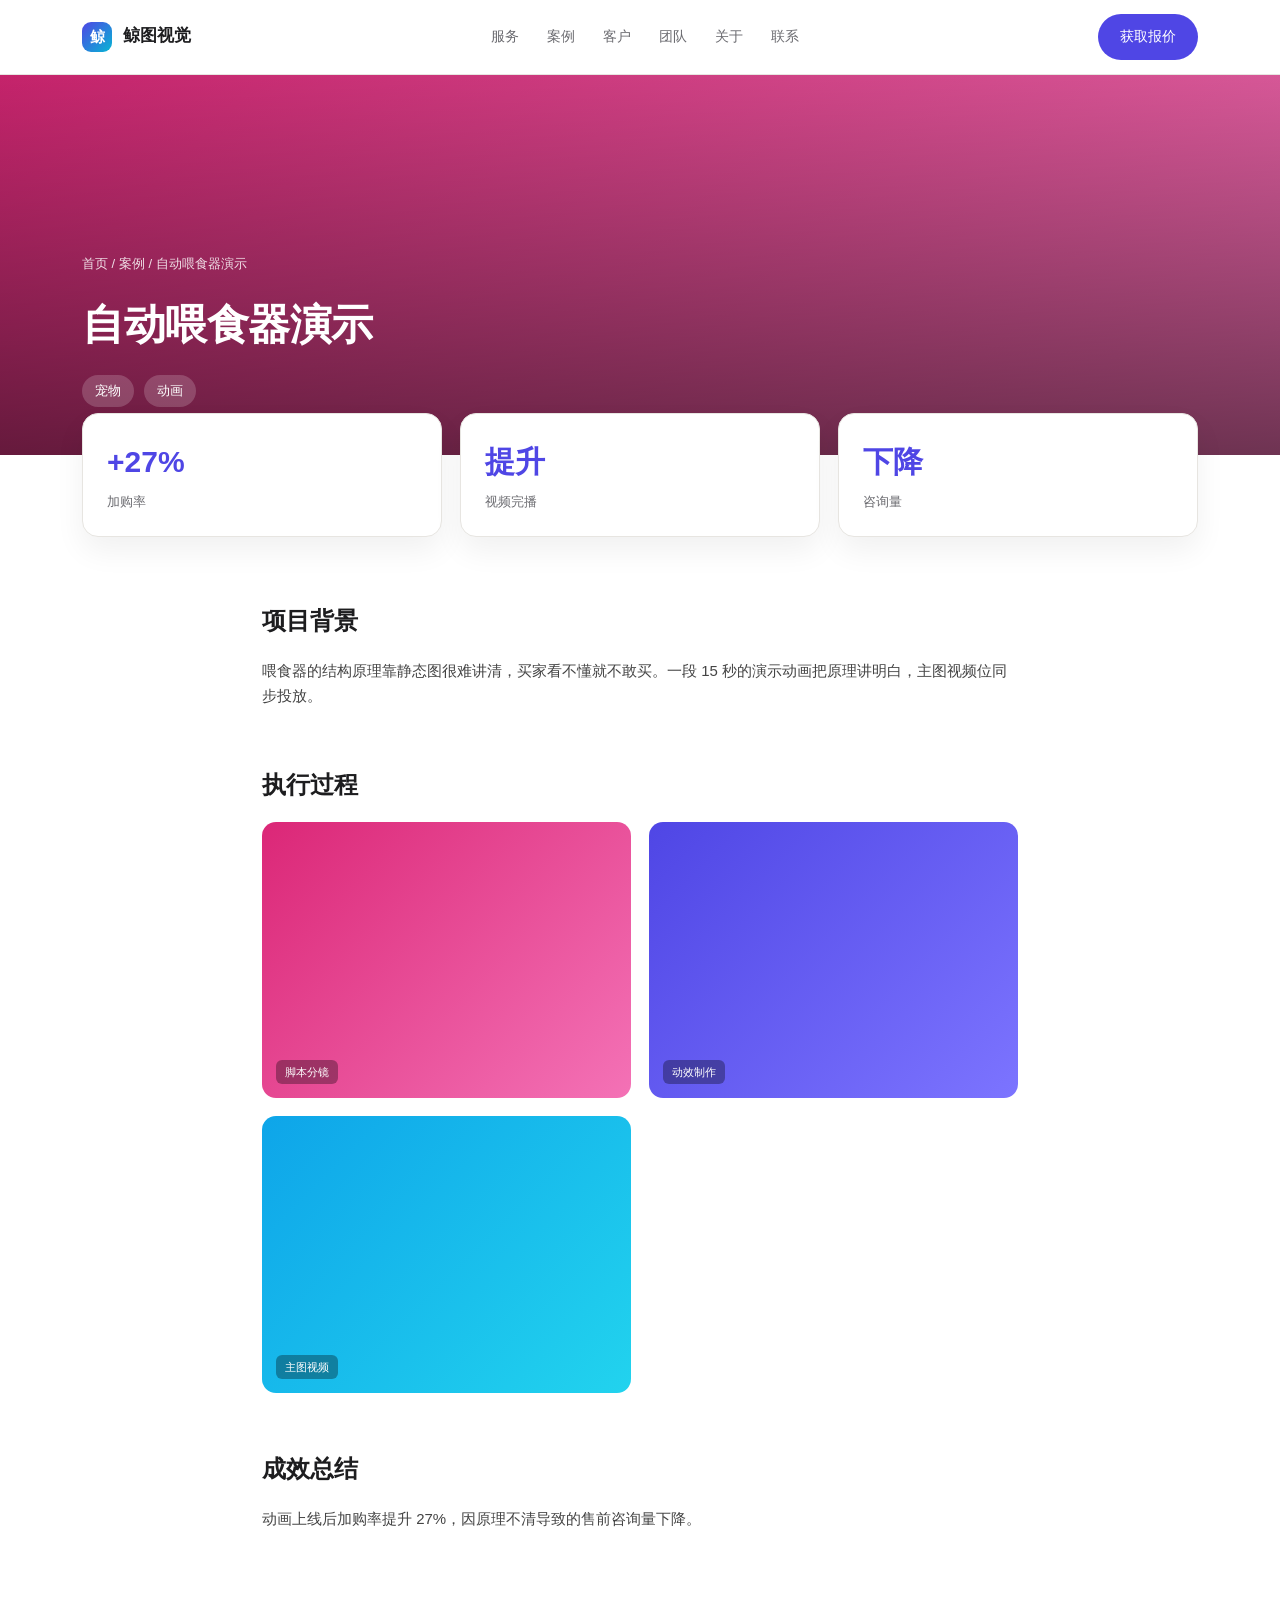
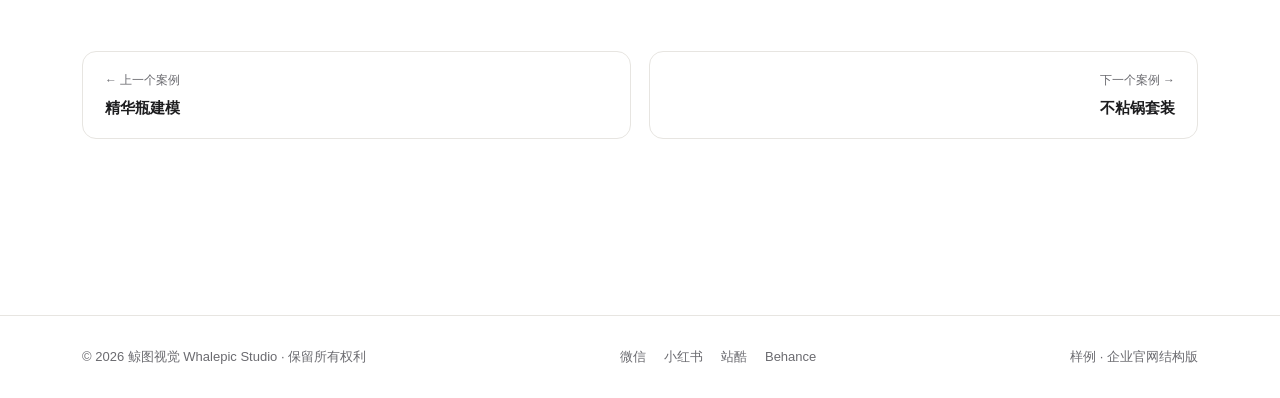
<file: works/case-04.html>
<!DOCTYPE html><html lang="zh-CN"><head><meta charset="UTF-8">
<meta name="viewport" content="width=device-width, initial-scale=1.0">
<title>自动喂食器演示 · 鲸图视觉案例</title>
<link rel="stylesheet" href="../style.css"></head><body>
<header class="nav"><div class="row">
  <div class="brand"><span class="mark">鲸</span>鲸图视觉</div>
  <nav class="menu"><a href="../index.html#services">服务</a><a href="../index.html#works">案例</a><a href="../index.html#clients">客户</a><a href="../index.html#team">团队</a><a href="../index.html#about">关于</a><a href="../contact.html">联系</a></nav>
  <a class="btn primary" href="../contact.html">获取报价</a>
</div></header>
<section class="case-hero"><div class="ph c4"></div><div class="wrap">
  <div class="crumb"><a href="../index.html">首页</a> / <a href="../index.html#works">案例</a> / 自动喂食器演示</div>
  <h1>自动喂食器演示</h1>
  <div class="tags"><span>宠物</span><span>动画</span></div>
</div></section>
<div class="wrap"><div class="metrics"><div class="metric"><b>+27%</b><span>加购率</span></div><div class="metric"><b>提升</b><span>视频完播</span></div><div class="metric"><b>下降</b><span>咨询量</span></div></div></div>
<div class="case-body">
  <div class="case-block"><h2>项目背景</h2><p>喂食器的结构原理靠静态图很难讲清，买家看不懂就不敢买。一段 15 秒的演示动画把原理讲明白，主图视频位同步投放。</p></div>
  <div class="case-block"><h2>执行过程</h2><div class="proc"><div class="shot c4"><small>脚本分镜</small></div><div class="shot c1"><small>动效制作</small></div><div class="shot c2"><small>主图视频</small></div></div></div>
  <div class="case-block"><h2>成效总结</h2><p>动画上线后加购率提升 27%，因原理不清导致的售前咨询量下降。</p></div>
  
</div>
<div class="case-nav"><a class="prev" href="case-03.html"><div class="lbl">← 上一个案例</div><div class="ttl">精华瓶建模</div></a><a class="next" href="case-05.html"><div class="lbl">下一个案例 →</div><div class="ttl">不粘锅套装</div></a></div>
<footer><div class="row">
  <span>© 2026 鲸图视觉 Whalepic Studio · 保留所有权利</span>
  <div class="socials"><a href="#">微信</a><a href="#">小红书</a><a href="#">站酷</a><a href="#">Behance</a></div>
  <span>样例 · 企业官网结构版</span>
</div></footer>
</body></html>
</file>
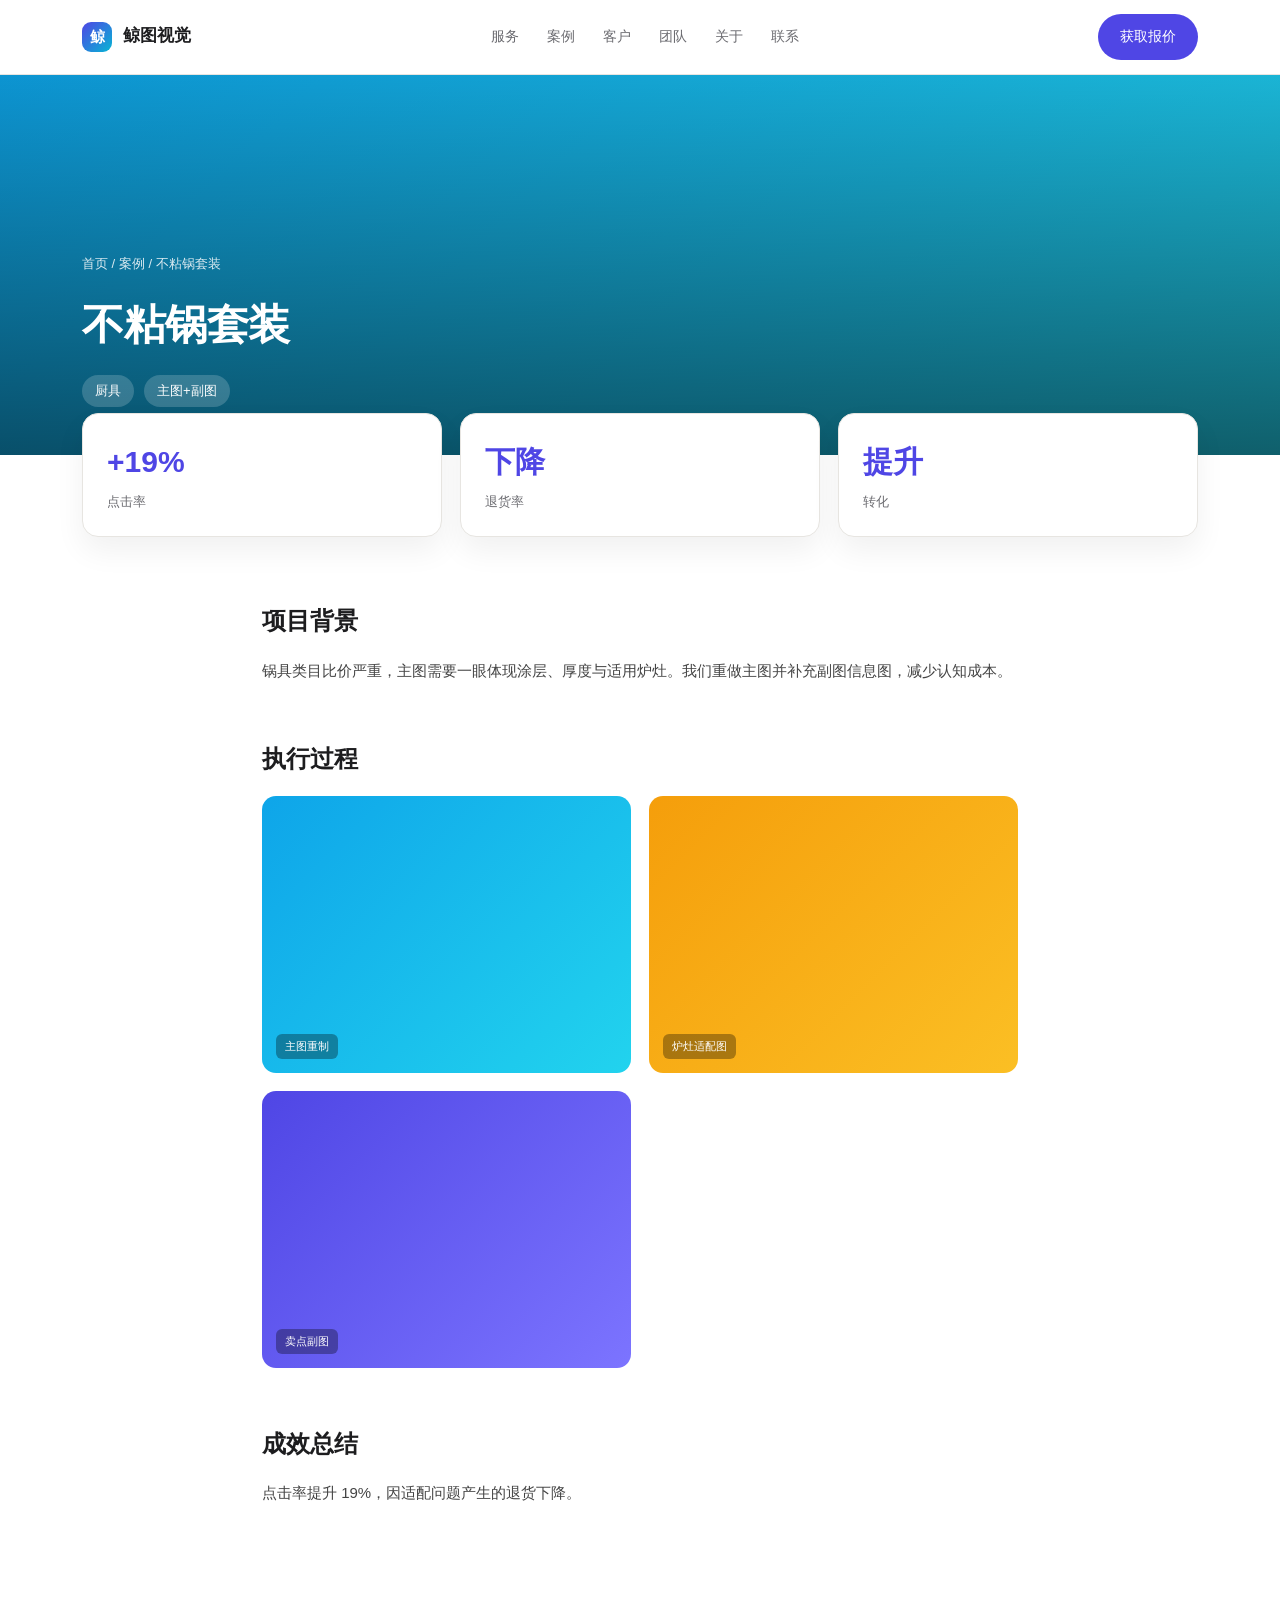
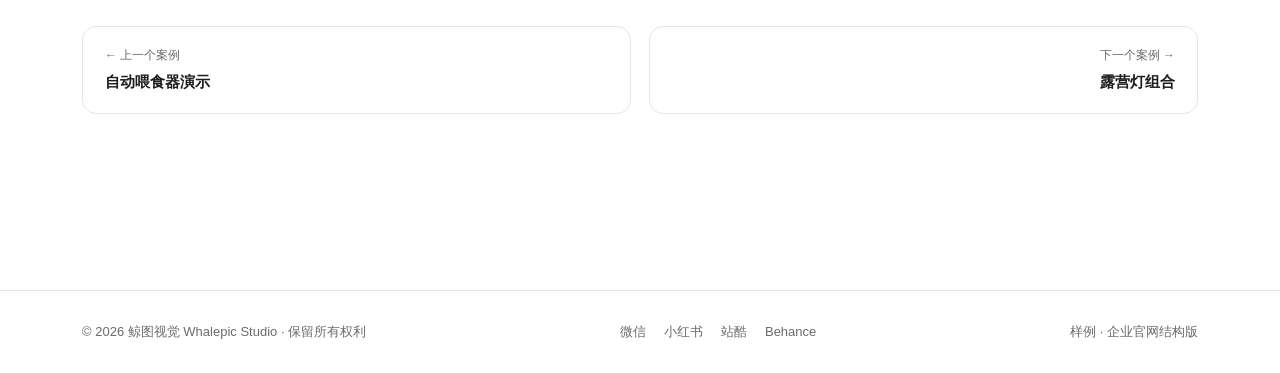
<file: works/case-05.html>
<!DOCTYPE html><html lang="zh-CN"><head><meta charset="UTF-8">
<meta name="viewport" content="width=device-width, initial-scale=1.0">
<title>不粘锅套装 · 鲸图视觉案例</title>
<link rel="stylesheet" href="../style.css"></head><body>
<header class="nav"><div class="row">
  <div class="brand"><span class="mark">鲸</span>鲸图视觉</div>
  <nav class="menu"><a href="../index.html#services">服务</a><a href="../index.html#works">案例</a><a href="../index.html#clients">客户</a><a href="../index.html#team">团队</a><a href="../index.html#about">关于</a><a href="../contact.html">联系</a></nav>
  <a class="btn primary" href="../contact.html">获取报价</a>
</div></header>
<section class="case-hero"><div class="ph c2"></div><div class="wrap">
  <div class="crumb"><a href="../index.html">首页</a> / <a href="../index.html#works">案例</a> / 不粘锅套装</div>
  <h1>不粘锅套装</h1>
  <div class="tags"><span>厨具</span><span>主图+副图</span></div>
</div></section>
<div class="wrap"><div class="metrics"><div class="metric"><b>+19%</b><span>点击率</span></div><div class="metric"><b>下降</b><span>退货率</span></div><div class="metric"><b>提升</b><span>转化</span></div></div></div>
<div class="case-body">
  <div class="case-block"><h2>项目背景</h2><p>锅具类目比价严重，主图需要一眼体现涂层、厚度与适用炉灶。我们重做主图并补充副图信息图，减少认知成本。</p></div>
  <div class="case-block"><h2>执行过程</h2><div class="proc"><div class="shot c2"><small>主图重制</small></div><div class="shot c3"><small>炉灶适配图</small></div><div class="shot c1"><small>卖点副图</small></div></div></div>
  <div class="case-block"><h2>成效总结</h2><p>点击率提升 19%，因适配问题产生的退货下降。</p></div>
  
</div>
<div class="case-nav"><a class="prev" href="case-04.html"><div class="lbl">← 上一个案例</div><div class="ttl">自动喂食器演示</div></a><a class="next" href="case-06.html"><div class="lbl">下一个案例 →</div><div class="ttl">露营灯组合</div></a></div>
<footer><div class="row">
  <span>© 2026 鲸图视觉 Whalepic Studio · 保留所有权利</span>
  <div class="socials"><a href="#">微信</a><a href="#">小红书</a><a href="#">站酷</a><a href="#">Behance</a></div>
  <span>样例 · 企业官网结构版</span>
</div></footer>
</body></html>
</file>
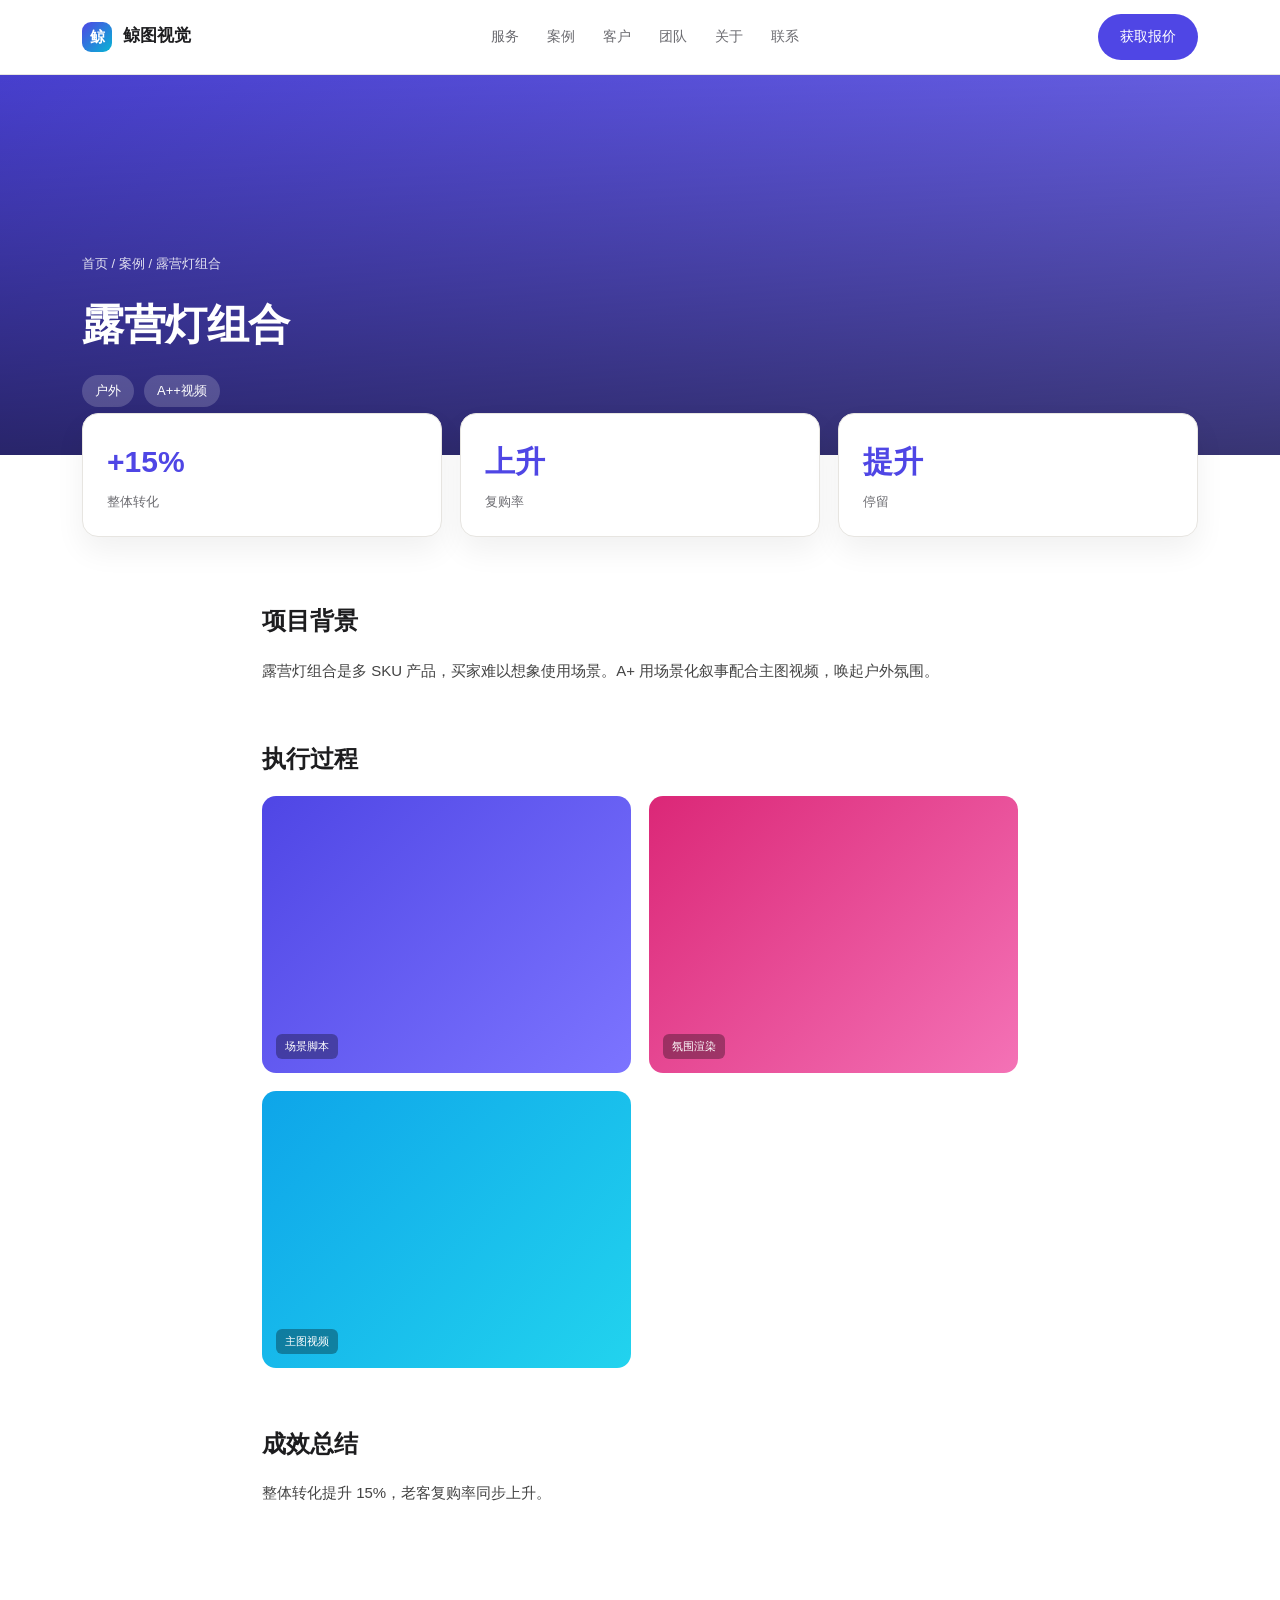
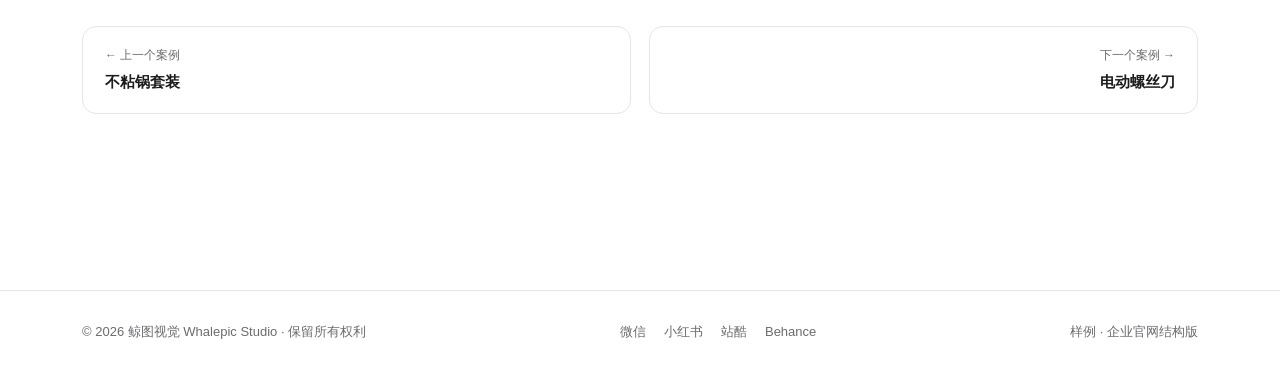
<file: works/case-06.html>
<!DOCTYPE html><html lang="zh-CN"><head><meta charset="UTF-8">
<meta name="viewport" content="width=device-width, initial-scale=1.0">
<title>露营灯组合 · 鲸图视觉案例</title>
<link rel="stylesheet" href="../style.css"></head><body>
<header class="nav"><div class="row">
  <div class="brand"><span class="mark">鲸</span>鲸图视觉</div>
  <nav class="menu"><a href="../index.html#services">服务</a><a href="../index.html#works">案例</a><a href="../index.html#clients">客户</a><a href="../index.html#team">团队</a><a href="../index.html#about">关于</a><a href="../contact.html">联系</a></nav>
  <a class="btn primary" href="../contact.html">获取报价</a>
</div></header>
<section class="case-hero"><div class="ph c1"></div><div class="wrap">
  <div class="crumb"><a href="../index.html">首页</a> / <a href="../index.html#works">案例</a> / 露营灯组合</div>
  <h1>露营灯组合</h1>
  <div class="tags"><span>户外</span><span>A++视频</span></div>
</div></section>
<div class="wrap"><div class="metrics"><div class="metric"><b>+15%</b><span>整体转化</span></div><div class="metric"><b>上升</b><span>复购率</span></div><div class="metric"><b>提升</b><span>停留</span></div></div></div>
<div class="case-body">
  <div class="case-block"><h2>项目背景</h2><p>露营灯组合是多 SKU 产品，买家难以想象使用场景。A+ 用场景化叙事配合主图视频，唤起户外氛围。</p></div>
  <div class="case-block"><h2>执行过程</h2><div class="proc"><div class="shot c1"><small>场景脚本</small></div><div class="shot c4"><small>氛围渲染</small></div><div class="shot c2"><small>主图视频</small></div></div></div>
  <div class="case-block"><h2>成效总结</h2><p>整体转化提升 15%，老客复购率同步上升。</p></div>
  
</div>
<div class="case-nav"><a class="prev" href="case-05.html"><div class="lbl">← 上一个案例</div><div class="ttl">不粘锅套装</div></a><a class="next" href="case-07.html"><div class="lbl">下一个案例 →</div><div class="ttl">电动螺丝刀</div></a></div>
<footer><div class="row">
  <span>© 2026 鲸图视觉 Whalepic Studio · 保留所有权利</span>
  <div class="socials"><a href="#">微信</a><a href="#">小红书</a><a href="#">站酷</a><a href="#">Behance</a></div>
  <span>样例 · 企业官网结构版</span>
</div></footer>
</body></html>
</file>
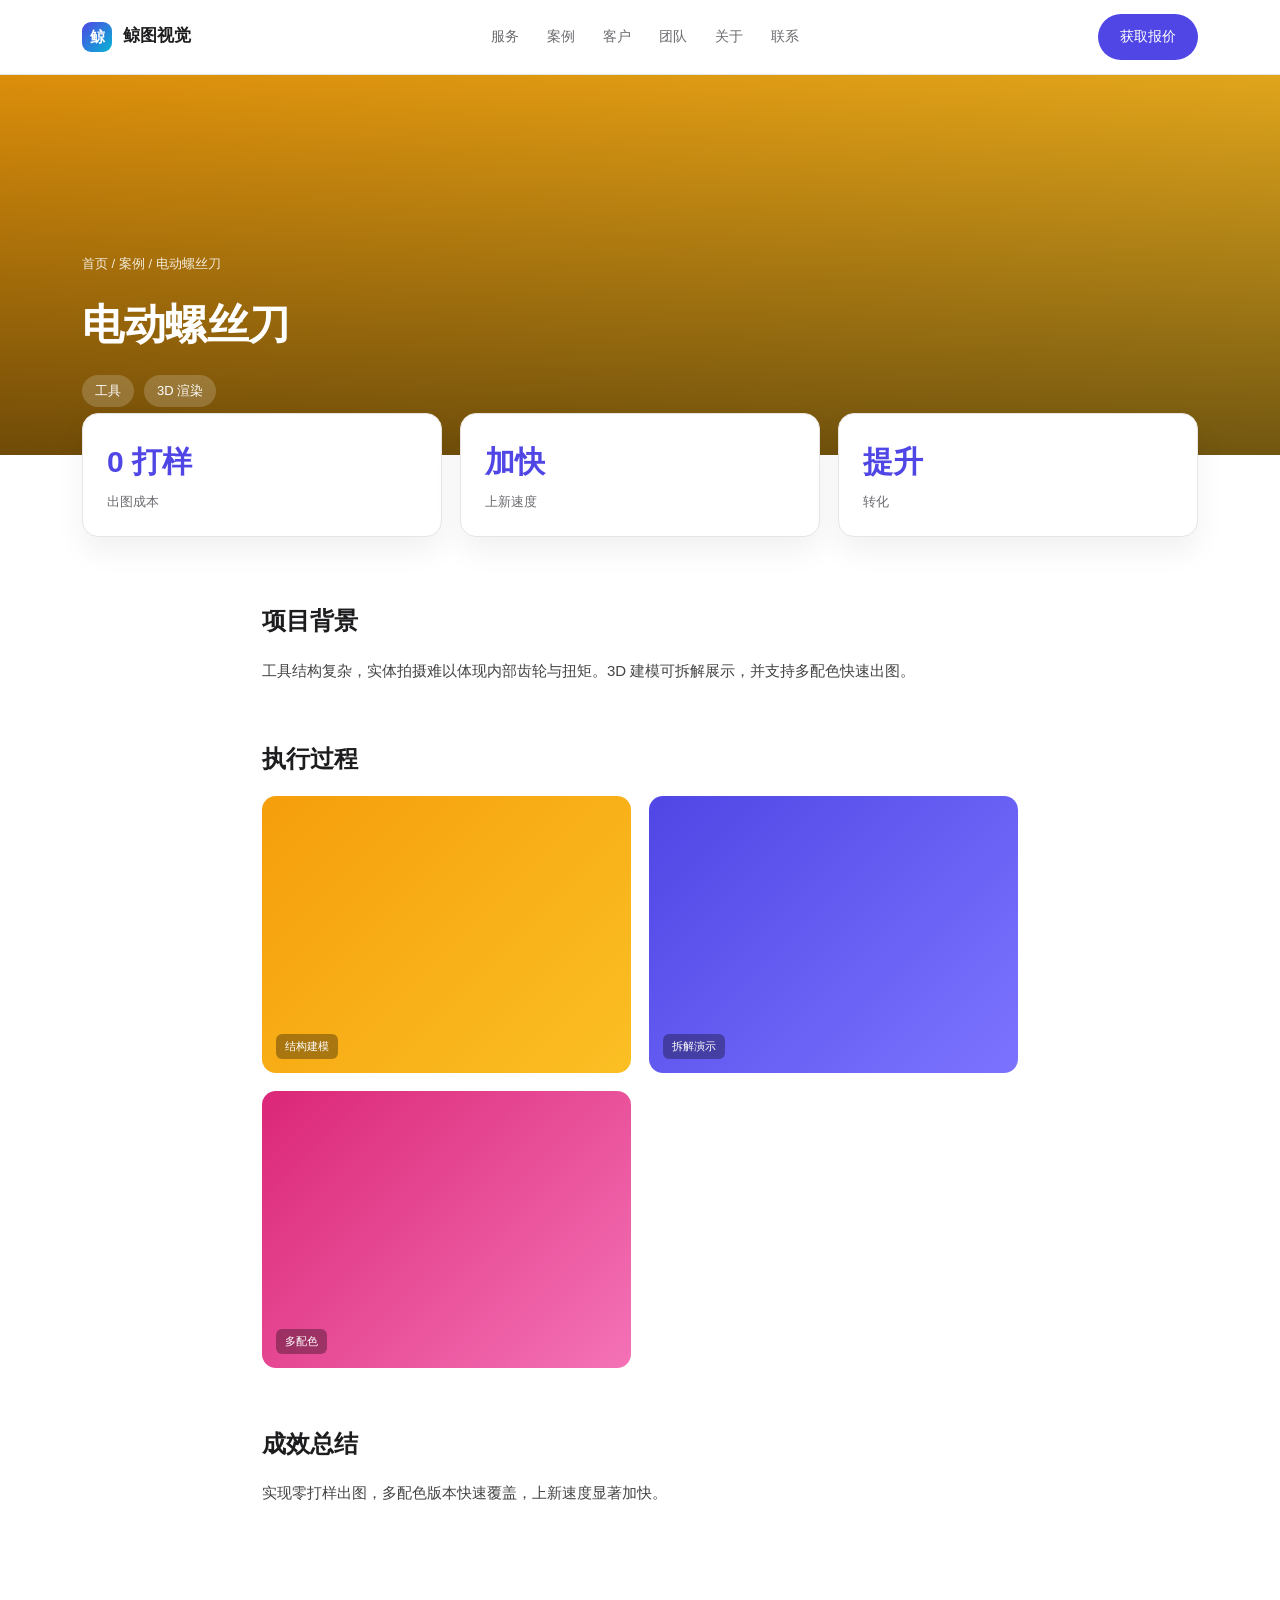
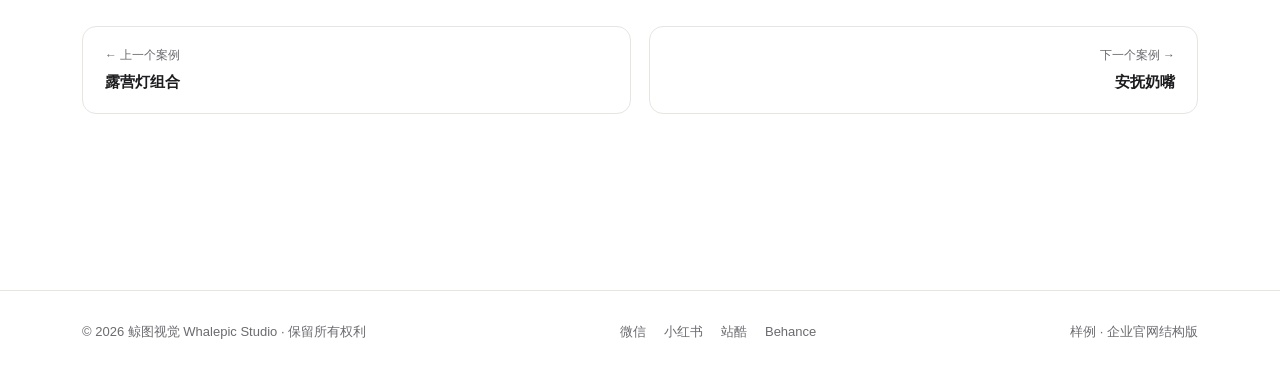
<file: works/case-07.html>
<!DOCTYPE html><html lang="zh-CN"><head><meta charset="UTF-8">
<meta name="viewport" content="width=device-width, initial-scale=1.0">
<title>电动螺丝刀 · 鲸图视觉案例</title>
<link rel="stylesheet" href="../style.css"></head><body>
<header class="nav"><div class="row">
  <div class="brand"><span class="mark">鲸</span>鲸图视觉</div>
  <nav class="menu"><a href="../index.html#services">服务</a><a href="../index.html#works">案例</a><a href="../index.html#clients">客户</a><a href="../index.html#team">团队</a><a href="../index.html#about">关于</a><a href="../contact.html">联系</a></nav>
  <a class="btn primary" href="../contact.html">获取报价</a>
</div></header>
<section class="case-hero"><div class="ph c3"></div><div class="wrap">
  <div class="crumb"><a href="../index.html">首页</a> / <a href="../index.html#works">案例</a> / 电动螺丝刀</div>
  <h1>电动螺丝刀</h1>
  <div class="tags"><span>工具</span><span>3D 渲染</span></div>
</div></section>
<div class="wrap"><div class="metrics"><div class="metric"><b>0 打样</b><span>出图成本</span></div><div class="metric"><b>加快</b><span>上新速度</span></div><div class="metric"><b>提升</b><span>转化</span></div></div></div>
<div class="case-body">
  <div class="case-block"><h2>项目背景</h2><p>工具结构复杂，实体拍摄难以体现内部齿轮与扭矩。3D 建模可拆解展示，并支持多配色快速出图。</p></div>
  <div class="case-block"><h2>执行过程</h2><div class="proc"><div class="shot c3"><small>结构建模</small></div><div class="shot c1"><small>拆解演示</small></div><div class="shot c4"><small>多配色</small></div></div></div>
  <div class="case-block"><h2>成效总结</h2><p>实现零打样出图，多配色版本快速覆盖，上新速度显著加快。</p></div>
  
</div>
<div class="case-nav"><a class="prev" href="case-06.html"><div class="lbl">← 上一个案例</div><div class="ttl">露营灯组合</div></a><a class="next" href="case-08.html"><div class="lbl">下一个案例 →</div><div class="ttl">安抚奶嘴</div></a></div>
<footer><div class="row">
  <span>© 2026 鲸图视觉 Whalepic Studio · 保留所有权利</span>
  <div class="socials"><a href="#">微信</a><a href="#">小红书</a><a href="#">站酷</a><a href="#">Behance</a></div>
  <span>样例 · 企业官网结构版</span>
</div></footer>
</body></html>
</file>
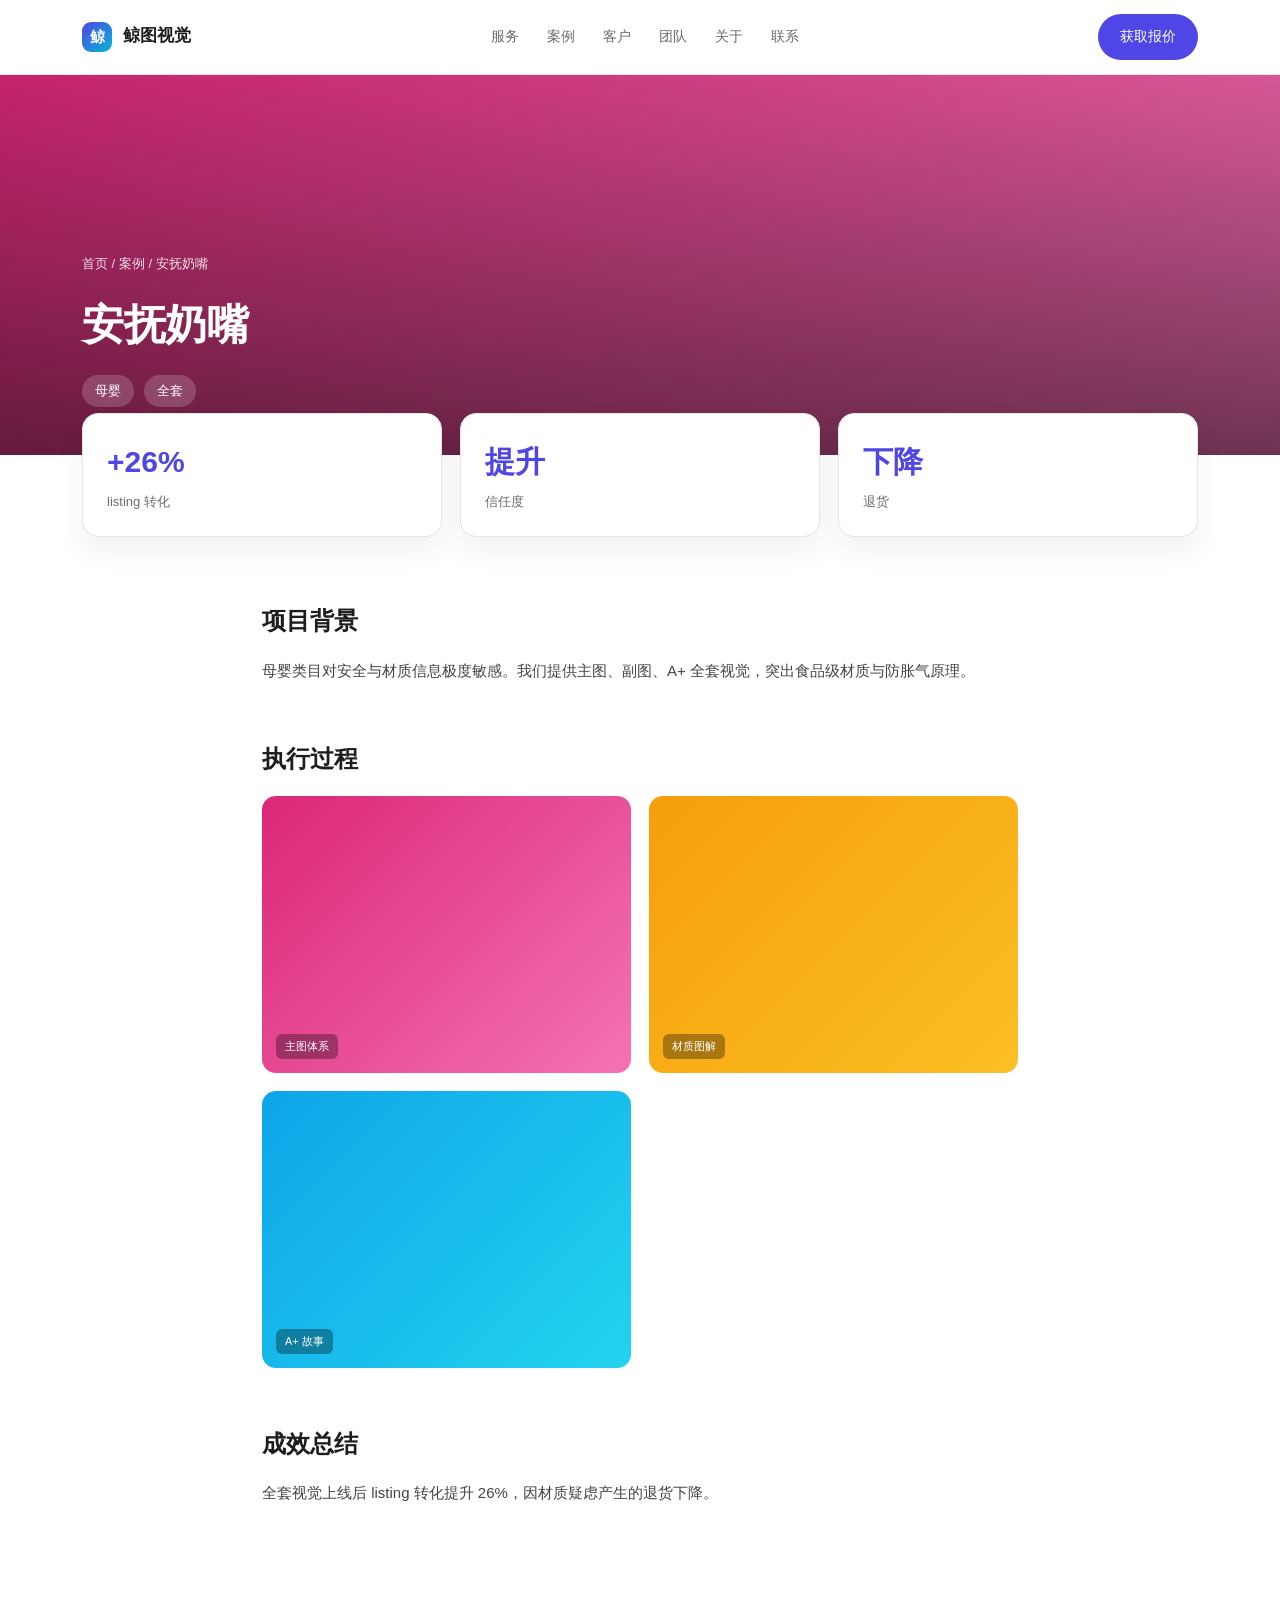
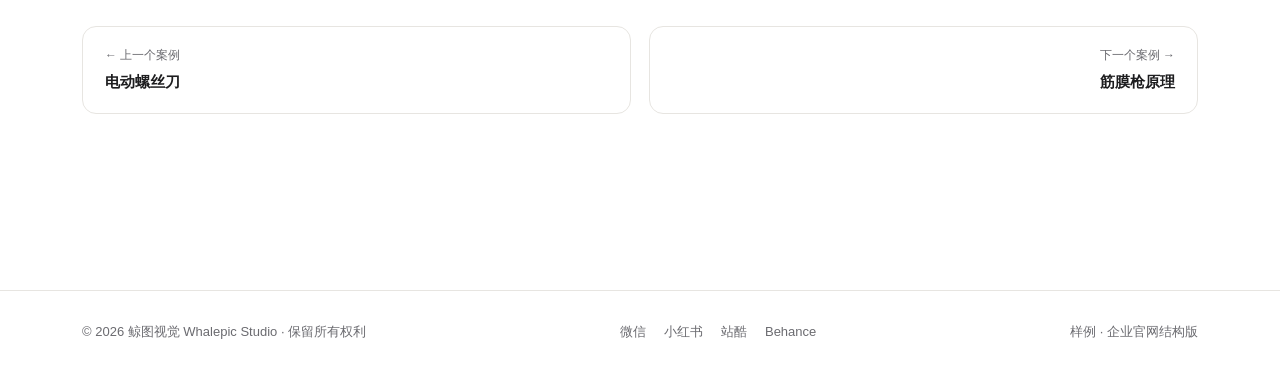
<file: works/case-08.html>
<!DOCTYPE html><html lang="zh-CN"><head><meta charset="UTF-8">
<meta name="viewport" content="width=device-width, initial-scale=1.0">
<title>安抚奶嘴 · 鲸图视觉案例</title>
<link rel="stylesheet" href="../style.css"></head><body>
<header class="nav"><div class="row">
  <div class="brand"><span class="mark">鲸</span>鲸图视觉</div>
  <nav class="menu"><a href="../index.html#services">服务</a><a href="../index.html#works">案例</a><a href="../index.html#clients">客户</a><a href="../index.html#team">团队</a><a href="../index.html#about">关于</a><a href="../contact.html">联系</a></nav>
  <a class="btn primary" href="../contact.html">获取报价</a>
</div></header>
<section class="case-hero"><div class="ph c4"></div><div class="wrap">
  <div class="crumb"><a href="../index.html">首页</a> / <a href="../index.html#works">案例</a> / 安抚奶嘴</div>
  <h1>安抚奶嘴</h1>
  <div class="tags"><span>母婴</span><span>全套</span></div>
</div></section>
<div class="wrap"><div class="metrics"><div class="metric"><b>+26%</b><span>listing 转化</span></div><div class="metric"><b>提升</b><span>信任度</span></div><div class="metric"><b>下降</b><span>退货</span></div></div></div>
<div class="case-body">
  <div class="case-block"><h2>项目背景</h2><p>母婴类目对安全与材质信息极度敏感。我们提供主图、副图、A+ 全套视觉，突出食品级材质与防胀气原理。</p></div>
  <div class="case-block"><h2>执行过程</h2><div class="proc"><div class="shot c4"><small>主图体系</small></div><div class="shot c3"><small>材质图解</small></div><div class="shot c2"><small>A+ 故事</small></div></div></div>
  <div class="case-block"><h2>成效总结</h2><p>全套视觉上线后 listing 转化提升 26%，因材质疑虑产生的退货下降。</p></div>
  
</div>
<div class="case-nav"><a class="prev" href="case-07.html"><div class="lbl">← 上一个案例</div><div class="ttl">电动螺丝刀</div></a><a class="next" href="case-09.html"><div class="lbl">下一个案例 →</div><div class="ttl">筋膜枪原理</div></a></div>
<footer><div class="row">
  <span>© 2026 鲸图视觉 Whalepic Studio · 保留所有权利</span>
  <div class="socials"><a href="#">微信</a><a href="#">小红书</a><a href="#">站酷</a><a href="#">Behance</a></div>
  <span>样例 · 企业官网结构版</span>
</div></footer>
</body></html>
</file>
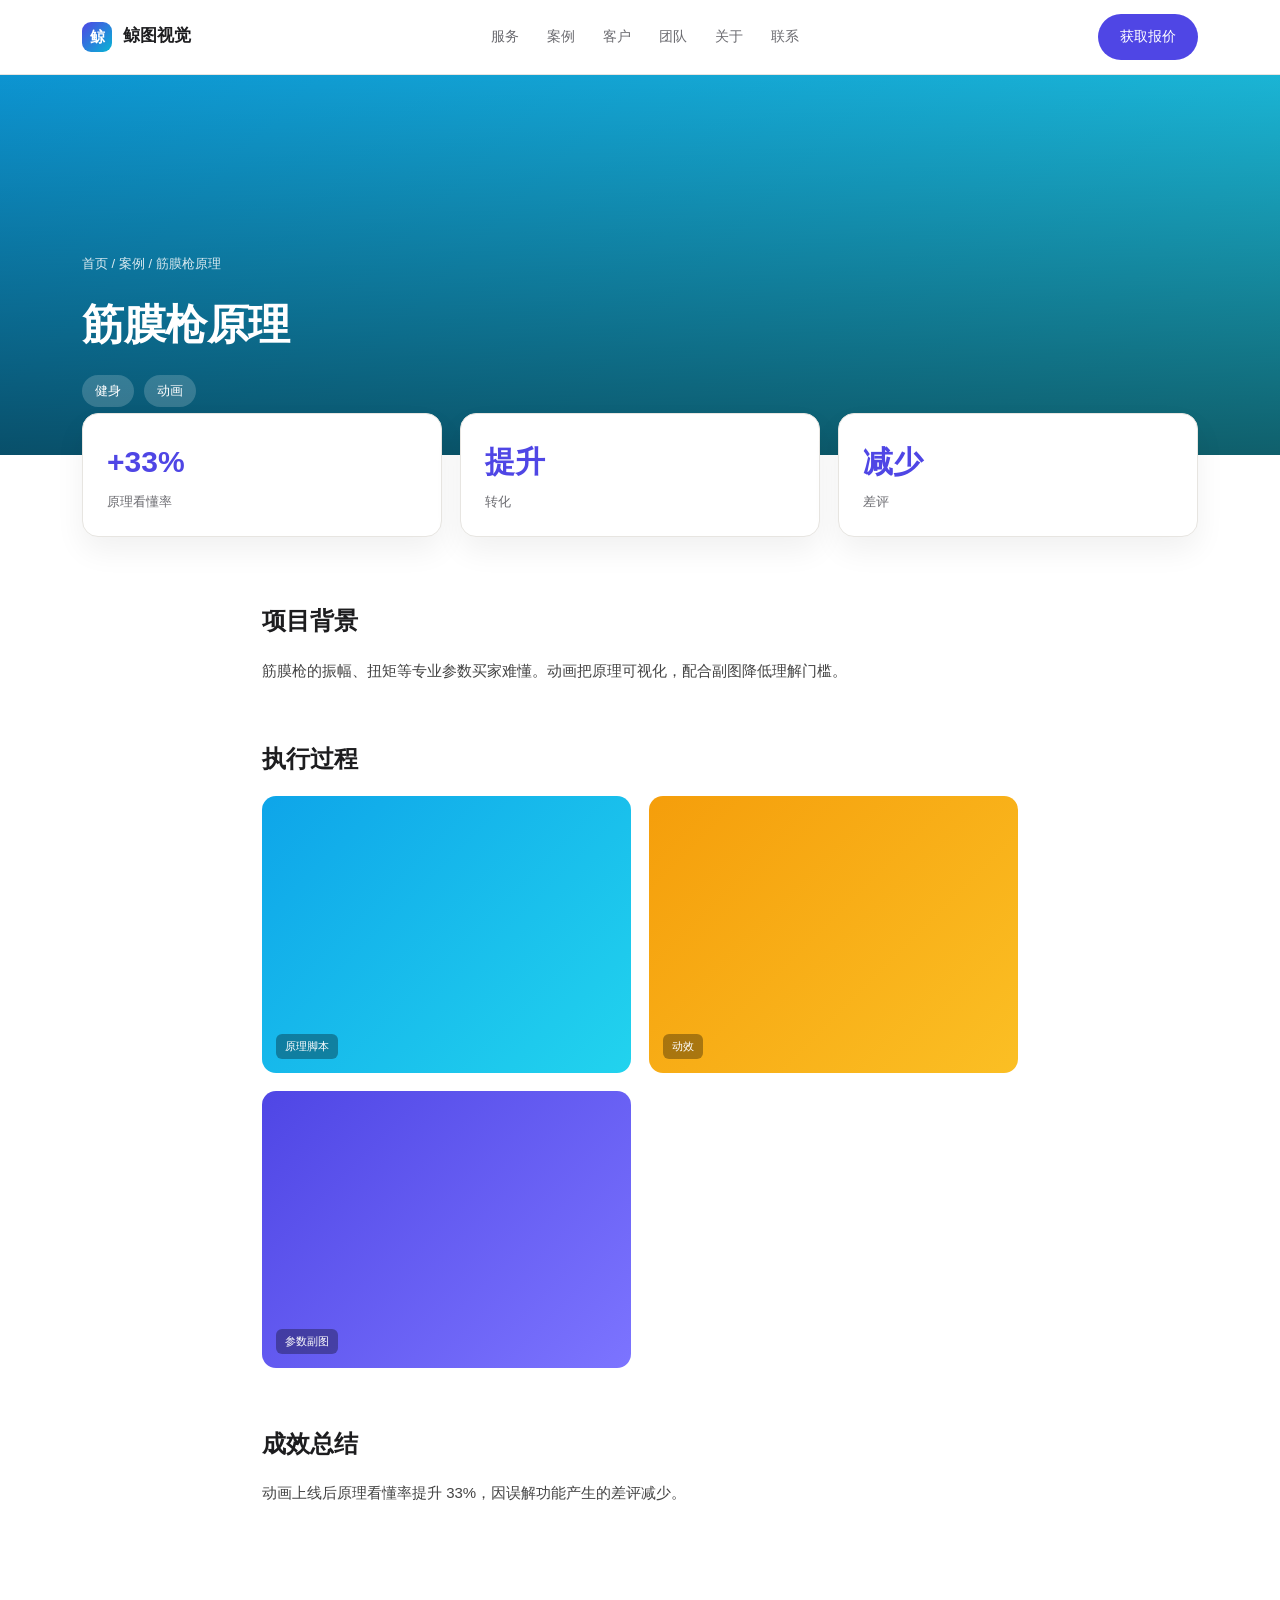
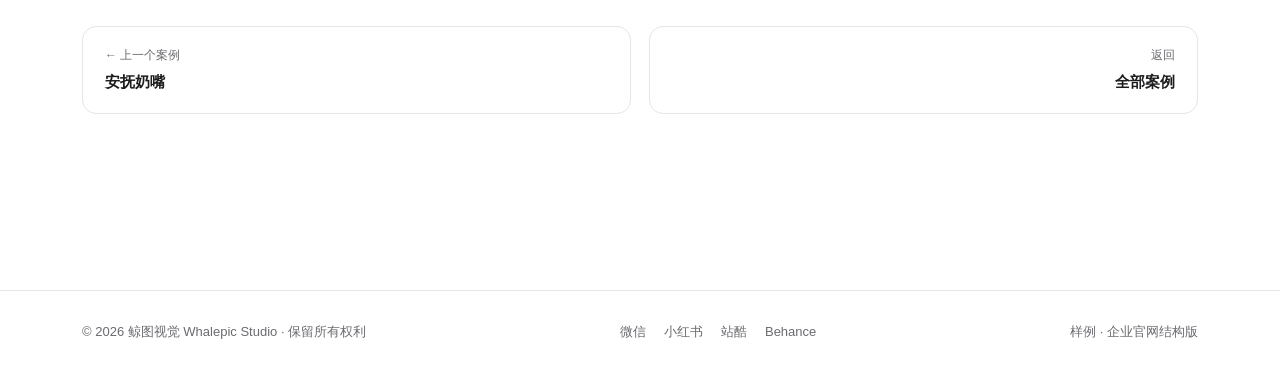
<file: works/case-09.html>
<!DOCTYPE html><html lang="zh-CN"><head><meta charset="UTF-8">
<meta name="viewport" content="width=device-width, initial-scale=1.0">
<title>筋膜枪原理 · 鲸图视觉案例</title>
<link rel="stylesheet" href="../style.css"></head><body>
<header class="nav"><div class="row">
  <div class="brand"><span class="mark">鲸</span>鲸图视觉</div>
  <nav class="menu"><a href="../index.html#services">服务</a><a href="../index.html#works">案例</a><a href="../index.html#clients">客户</a><a href="../index.html#team">团队</a><a href="../index.html#about">关于</a><a href="../contact.html">联系</a></nav>
  <a class="btn primary" href="../contact.html">获取报价</a>
</div></header>
<section class="case-hero"><div class="ph c2"></div><div class="wrap">
  <div class="crumb"><a href="../index.html">首页</a> / <a href="../index.html#works">案例</a> / 筋膜枪原理</div>
  <h1>筋膜枪原理</h1>
  <div class="tags"><span>健身</span><span>动画</span></div>
</div></section>
<div class="wrap"><div class="metrics"><div class="metric"><b>+33%</b><span>原理看懂率</span></div><div class="metric"><b>提升</b><span>转化</span></div><div class="metric"><b>减少</b><span>差评</span></div></div></div>
<div class="case-body">
  <div class="case-block"><h2>项目背景</h2><p>筋膜枪的振幅、扭矩等专业参数买家难懂。动画把原理可视化，配合副图降低理解门槛。</p></div>
  <div class="case-block"><h2>执行过程</h2><div class="proc"><div class="shot c2"><small>原理脚本</small></div><div class="shot c3"><small>动效</small></div><div class="shot c1"><small>参数副图</small></div></div></div>
  <div class="case-block"><h2>成效总结</h2><p>动画上线后原理看懂率提升 33%，因误解功能产生的差评减少。</p></div>
  
</div>
<div class="case-nav"><a class="prev" href="case-08.html"><div class="lbl">← 上一个案例</div><div class="ttl">安抚奶嘴</div></a><a class="next" href="../index.html"><div class="lbl">返回</div><div class="ttl">全部案例</div></a></div>
<footer><div class="row">
  <span>© 2026 鲸图视觉 Whalepic Studio · 保留所有权利</span>
  <div class="socials"><a href="#">微信</a><a href="#">小红书</a><a href="#">站酷</a><a href="#">Behance</a></div>
  <span>样例 · 企业官网结构版</span>
</div></footer>
</body></html>
</file>
<file: style.css>
:root{
  --sans:-apple-system,BlinkMacSystemFont,"PingFang SC","Hiragino Sans GB","Microsoft YaHei","Segoe UI","Helvetica Neue",Arial,sans-serif;
  --ink:#1d1d1f;--mid:#6b6b70;--soft:#f6f6f4;--line:#e7e5e1;
  --brand:#4f46e5;--brand-d:#3730a3;--brand-l:#eef2ff;--brand-g:#15803d;
}
*{margin:0;padding:0;box-sizing:border-box}
html{scroll-behavior:smooth}
body{font-family:var(--sans);color:var(--ink);background:#fff;-webkit-font-smoothing:antialiased;line-height:1.7}
a{color:inherit;text-decoration:none}
img{max-width:100%;display:block}
.wrap{max-width:1180px;margin:0 auto;padding:0 32px}
.eyebrow{font-size:12px;letter-spacing:.2em;text-transform:uppercase;color:var(--brand);font-weight:500}

/* nav */
header.nav{position:sticky;top:0;z-index:80;background:rgba(255,255,255,.9);backdrop-filter:saturate(180%) blur(12px);border-bottom:1px solid var(--line)}
.nav .row{max-width:1180px;margin:0 auto;padding:14px 32px;display:flex;align-items:center;justify-content:space-between}
.brand{display:flex;align-items:center;gap:11px;font-weight:600;font-size:17px}
.brand .mark{width:30px;height:30px;border-radius:9px;background:linear-gradient(135deg,#4f46e5,#06b6d4);display:flex;align-items:center;justify-content:center;color:#fff;font-size:15px}
.nav .menu{display:flex;gap:28px}
.nav .menu a{font-size:14px;color:var(--mid);transition:.2s}
.nav .menu a:hover{color:var(--ink)}
.btn{display:inline-block;padding:11px 22px;border-radius:999px;font-size:14px;font-weight:500;transition:.2s;cursor:pointer;border:0}
.btn.primary{background:var(--brand);color:#fff}
.btn.primary:hover{background:var(--brand-d);transform:translateY(-1px)}
.btn.ghost{background:#fff;color:var(--ink);border:1px solid var(--line)}
.btn.ghost:hover{border-color:var(--ink)}
.btn.lg{padding:14px 28px;font-size:15px}

/* hero (home) */
.hero{padding:84px 0 64px}
.hero .grid{display:grid;grid-template-columns:1.05fr .95fr;gap:56px;align-items:center}
.hero h1{font-size:46px;line-height:1.18;font-weight:600;letter-spacing:-.02em}
.hero h1 .hl{color:var(--brand)}
.hero p.lead{color:var(--mid);font-size:16px;margin:22px 0 30px;max-width:520px}
.hero .cta{display:flex;gap:12px;flex-wrap:wrap}
.hero .collage{display:grid;grid-template-columns:repeat(2,1fr);gap:14px}
.hero .collage .t{aspect-ratio:5/4;border-radius:16px;display:flex;align-items:flex-end;padding:14px;color:#fff;font-size:12px;letter-spacing:.04em}
.hero .collage .t small{background:rgba(0,0,0,.32);padding:3px 8px;border-radius:6px}
.hero .collage .t.b{margin-top:26px}
.c1{background:linear-gradient(135deg,#4f46e5,#7c74ff)}
.c2{background:linear-gradient(135deg,#0ea5e9,#22d3ee)}
.c3{background:linear-gradient(135deg,#f59e0b,#fbbf24)}
.c4{background:linear-gradient(135deg,#db2777,#f472b6)}

/* stats */
.stats{border-top:1px solid var(--line);border-bottom:1px solid var(--line)}
.stats .row{max-width:1180px;margin:0 auto;padding:30px 32px;display:grid;grid-template-columns:repeat(4,1fr);gap:20px}
.stats .s b{display:block;font-size:30px;font-weight:600;letter-spacing:-.01em}
.stats .s b span{color:var(--brand)}
.stats .s span.lbl{font-size:13px;color:var(--mid)}

/* section */
section.block{padding:86px 0}
section.soft{background:var(--soft)}
.sec-head{max-width:680px;margin-bottom:44px}
.sec-head h2{font-size:32px;font-weight:600;letter-spacing:-.01em;margin:12px 0 12px}
.sec-head p{color:var(--mid);font-size:15px}

/* services */
.svc{display:grid;grid-template-columns:repeat(3,1fr);gap:20px}
.svc .card{background:#fff;border:1px solid var(--line);border-radius:18px;padding:26px 24px;transition:.2s}
.svc .card:hover{border-color:var(--brand);transform:translateY(-4px);box-shadow:0 14px 30px rgba(79,70,229,.1)}
.svc .ico{width:44px;height:44px;border-radius:12px;background:var(--brand-l);color:var(--brand);display:flex;align-items:center;justify-content:center;font-size:20px;margin-bottom:16px}
.svc h3{font-size:17px;font-weight:600;margin-bottom:7px}
.svc p{font-size:13.5px;color:var(--mid);line-height:1.65}

/* works grid (home) */
.filters{display:flex;gap:9px;flex-wrap:wrap;margin-bottom:28px}
.filters button{border:1px solid var(--line);background:#fff;color:var(--mid);font-family:var(--sans);font-size:13.5px;padding:8px 16px;border-radius:999px;cursor:pointer;transition:.2s}
.filters button:hover{border-color:var(--brand);color:var(--ink)}
.filters button.on{background:var(--brand);color:#fff;border-color:var(--brand)}
.works{display:grid;grid-template-columns:repeat(3,1fr);gap:22px}
.work{background:#fff;border:1px solid var(--line);border-radius:18px;overflow:hidden;transition:.2s;display:block}
.work:hover{transform:translateY(-4px);box-shadow:0 14px 30px rgba(0,0,0,.08)}
.work .ph{aspect-ratio:4/3;display:flex;align-items:center;justify-content:center;font-size:13px;color:rgba(255,255,255,.92);letter-spacing:.05em}
.work .ph .tag{background:rgba(0,0,0,.32);padding:4px 11px;border-radius:999px}
.work .meta{padding:16px 18px 18px}
.work .meta .top{display:flex;justify-content:space-between;align-items:baseline}
.work .meta h3{font-size:15px;font-weight:600}
.work .meta .cat{font-size:12px;color:var(--brand)}
.work .meta .res{margin-top:8px;font-size:13px;color:var(--mid)}
.work .meta .res b{color:var(--brand-g);font-weight:600}

/* clients / team */
.logos{display:grid;grid-template-columns:repeat(4,1fr);gap:16px}
.logos .l{height:84px;border:1px solid var(--line);border-radius:14px;background:#fff;display:flex;align-items:center;justify-content:center;font-weight:700;font-size:19px;letter-spacing:.08em;color:#b9b7b2}
.team{display:grid;grid-template-columns:repeat(4,1fr);gap:22px}
.member{text-align:center}
.member .av{aspect-ratio:1/1;border-radius:18px;margin-bottom:14px;display:flex;align-items:center;justify-content:center;font-size:30px;color:#fff;font-weight:600}
.member .av.m1{background:linear-gradient(135deg,#4f46e5,#7c74ff)}
.member .av.m2{background:linear-gradient(135deg,#0ea5e9,#22d3ee)}
.member .av.m3{background:linear-gradient(135deg,#f59e0b,#fbbf24)}
.member .av.m4{background:linear-gradient(135deg,#db2777,#f472b6)}
.member h3{font-size:15px;font-weight:600}
.member span{font-size:13px;color:var(--mid);display:block;margin-top:2px}

/* about / cta */
.about{display:grid;grid-template-columns:1.2fr 1fr;gap:54px;align-items:center}
.about p{color:#444;margin-bottom:14px}
.about ul{list-style:none;margin-top:18px}
.about li{padding:13px 0;border-top:1px solid var(--line);display:flex;gap:12px;font-size:14px}
.about li .k{color:var(--brand);font-weight:600;min-width:18px}
.cta-band{background:linear-gradient(135deg,#4f46e5,#06b6d4);color:#fff;border-radius:24px;padding:56px 48px;text-align:center}
.cta-band h2{font-size:32px;font-weight:600;margin-bottom:12px}
.cta-band p{color:rgba(255,255,255,.85);margin-bottom:26px;font-size:15px}
.cta-band .btn.white{background:#fff;color:var(--brand-d)}
.cta-band .btn.white:hover{transform:translateY(-1px)}

footer{border-top:1px solid var(--line);margin-top:86px}
footer .row{max-width:1180px;margin:0 auto;padding:30px 32px;display:flex;justify-content:space-between;flex-wrap:wrap;gap:14px;font-size:13px;color:var(--mid)}
footer .socials{display:flex;gap:18px}
footer .socials a:hover{color:var(--ink)}

/* ===== case detail page ===== */
.case-hero{position:relative;min-height:380px;display:flex;align-items:flex-end;color:#fff;padding:48px 0}
.case-hero .ph{position:absolute;inset:0}
.case-hero .ph.c1{background:linear-gradient(135deg,#4f46e5,#7c74ff)}
.case-hero .ph.c2{background:linear-gradient(135deg,#0ea5e9,#22d3ee)}
.case-hero .ph.c3{background:linear-gradient(135deg,#f59e0b,#fbbf24)}
.case-hero .ph.c4{background:linear-gradient(135deg,#db2777,#f472b6)}
.case-hero::after{content:"";position:absolute;inset:0;background:linear-gradient(to top,rgba(0,0,0,.55),rgba(0,0,0,.1))}
.case-hero .wrap{position:relative;z-index:2;width:100%}
.crumb{font-size:13px;opacity:.85;margin-bottom:14px}
.crumb a:hover{text-decoration:underline}
.case-hero h1{font-size:42px;font-weight:600;letter-spacing:-.01em}
.case-hero .tags{margin-top:14px;display:flex;gap:10px;flex-wrap:wrap}
.case-hero .tags span{background:rgba(255,255,255,.18);padding:5px 13px;border-radius:999px;font-size:13px}

.metrics{display:grid;grid-template-columns:repeat(3,1fr);gap:18px;margin-top:-42px;position:relative;z-index:3}
.metric{background:#fff;border:1px solid var(--line);border-radius:16px;padding:22px 24px;box-shadow:0 14px 30px rgba(0,0,0,.06)}
.metric b{display:block;font-size:30px;font-weight:600;color:var(--brand)}
.metric span{font-size:13px;color:var(--mid)}

.case-body{max-width:820px;margin:0 auto;padding:64px 32px}
.case-body h2{font-size:24px;font-weight:600;margin:0 0 16px}
.case-body p{color:#444;margin-bottom:18px;font-size:15px}
.case-block{margin-bottom:56px}
.proc{display:grid;grid-template-columns:repeat(2,1fr);gap:18px}
.proc .shot{aspect-ratio:4/3;border-radius:14px;display:flex;align-items:flex-end;padding:14px;color:#fff;font-size:13px}
.proc .shot.c1{background:linear-gradient(135deg,#4f46e5,#7c74ff)}
.proc .shot.c2{background:linear-gradient(135deg,#0ea5e9,#22d3ee)}
.proc .shot.c3{background:linear-gradient(135deg,#f59e0b,#fbbf24)}
.proc .shot.c4{background:linear-gradient(135deg,#db2777,#f472b6)}
.proc .shot small{background:rgba(0,0,0,.32);padding:3px 9px;border-radius:6px}
.quote{background:var(--soft);border-left:3px solid var(--brand);border-radius:0 14px 14px 0;padding:24px 28px;font-size:16px;color:#333;font-style:italic;margin-bottom:56px}

.case-nav{max-width:1180px;margin:0 auto;padding:0 32px 90px;display:flex;justify-content:space-between;gap:18px;flex-wrap:wrap}
.case-nav a{flex:1;min-width:200px;border:1px solid var(--line);border-radius:14px;padding:18px 22px;transition:.2s}
.case-nav a:hover{border-color:var(--brand);transform:translateY(-2px)}
.case-nav .lbl{font-size:12px;color:var(--mid)}
.case-nav .ttl{font-size:15px;font-weight:600;margin-top:4px}
.case-nav .next{text-align:right}

@media(max-width:1000px){
  .hero .grid{grid-template-columns:1fr;gap:40px}
  .hero h1{font-size:34px}
  .stats .row{grid-template-columns:repeat(2,1fr);gap:26px 20px}
  .svc,.works,.logos,.team{grid-template-columns:repeat(2,1fr)}
  .about{grid-template-columns:1fr;gap:28px}
  .nav .menu{display:none}
  .sec-head h2{font-size:26px}
  .case-hero h1{font-size:30px}
  .metrics{grid-template-columns:1fr}
  .proc{grid-template-columns:1fr}
  .cta-band{padding:40px 26px}
  .cta-band h2{font-size:26px}
}
@media(max-width:560px){
  .wrap,.nav .row,.stats .row,footer .row,.case-body,.case-nav{padding-left:18px;padding-right:18px}
  .svc,.works,.logos,.team{grid-template-columns:1fr}
  .stats .row{grid-template-columns:1fr 1fr}
}
</file>
